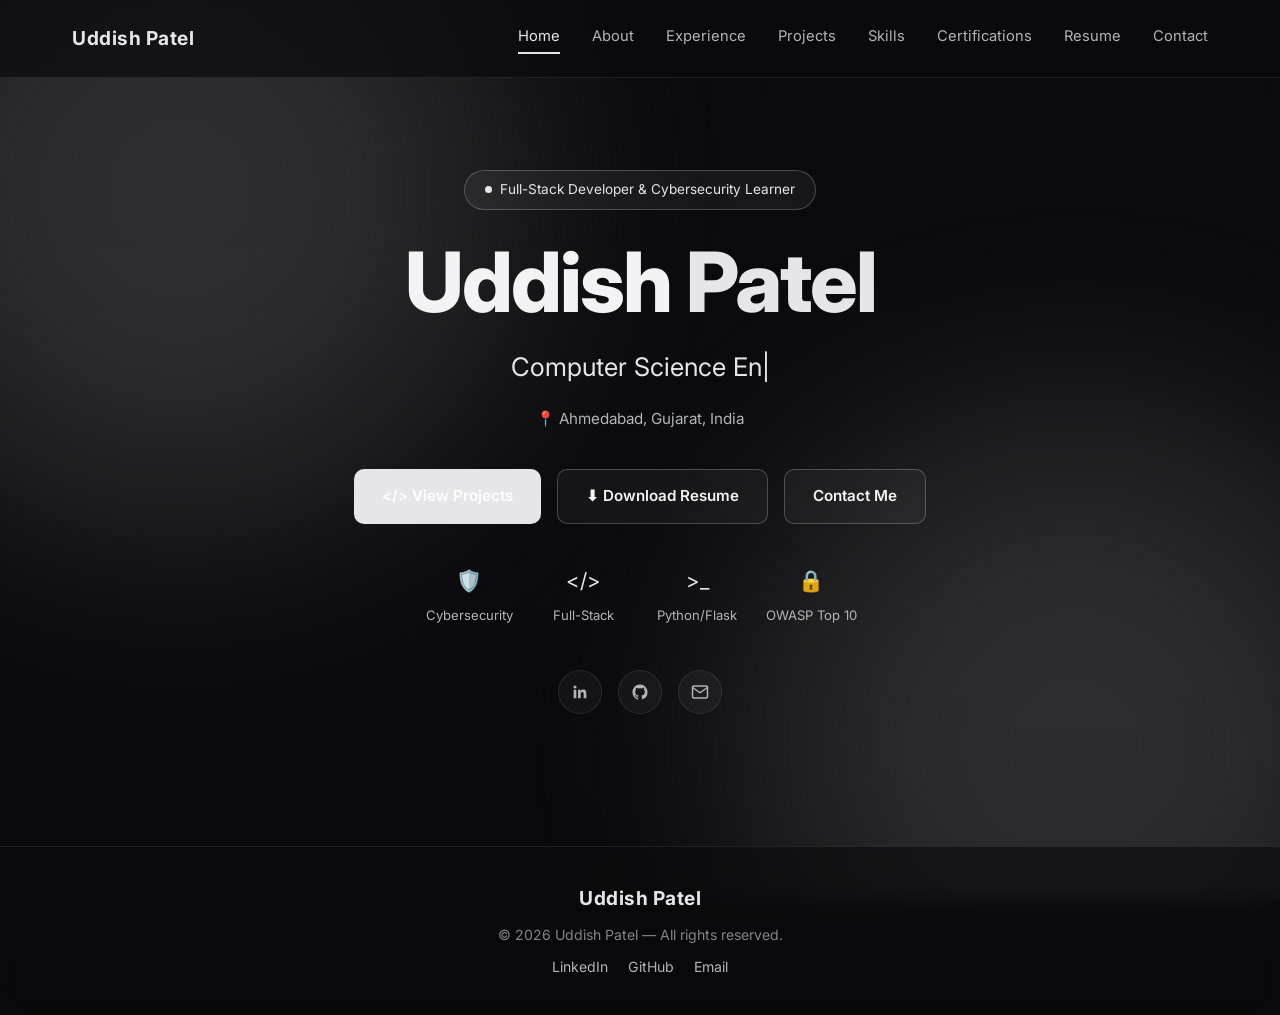
<file: index.html>
<!DOCTYPE html>
<html lang="en">
<head>
<meta charset="UTF-8">
<meta name="viewport" content="width=device-width, initial-scale=1.0">
<title>Uddish Patel | Software Engineer Portfolio</title>
<meta name="description" content="Computer Science Engineering Student, Python Developer, Cybersecurity Enthusiast, and Web Developer.">
<meta name="robots" content="index, follow">
<link rel="canonical" href="https://uddishpatel.in/">

<meta property="og:type" content="website">
<meta property="og:title" content="Uddish Patel | Software Engineer Portfolio">
<meta property="og:description" content="Computer Science Engineering Student, Python Developer, Cybersecurity Enthusiast, and Web Developer.">
<meta property="og:url" content="https://uddishpatel.in/">
<meta name="twitter:card" content="summary">
<meta name="twitter:title" content="Uddish Patel | Software Engineer Portfolio">
<meta name="twitter:description" content="Computer Science Engineering Student, Python Developer, Cybersecurity Enthusiast, and Web Developer.">

<link rel="preconnect" href="https://fonts.googleapis.com">
<link rel="preconnect" href="https://fonts.gstatic.com" crossorigin>
<link href="https://fonts.googleapis.com/css2?family=Inter:wght@400;500;600;700;800&display=swap" rel="stylesheet">
<link rel="stylesheet" href="style.css">

<script type="application/ld+json">
{
  "@context": "https://schema.org",
  "@type": "Person",
  "name": "Uddish Patel",
  "url": "https://uddishpatel.in/",
  "jobTitle": "Software Engineer",
  "description": "Computer Science Engineering Student, Python Developer, Cybersecurity Enthusiast, and Web Developer.",
  "address": { "@type": "PostalAddress", "addressLocality": "Ahmedabad", "addressRegion": "Gujarat", "addressCountry": "IN" },
  "sameAs": [
    "https://linkedin.com/in/uddish-patel-1b9895393",
    "https://github.com/pateluddish47-ai"
  ]
}
</script>
</head>
<body data-page="home">

<div class="grid-bg" aria-hidden="true"></div>
<div id="nav-root"></div>

<main class="section hero" id="home">
  <div class="hero-inner">
    <div class="badge"><span class="dot"></span>Full-Stack Developer &amp; Cybersecurity Learner</div>
    <h1 class="hero-name">Uddish <span class="gradient-text">Patel</span></h1>
    <p class="hero-tagline"><span id="typewriter"></span><span class="cursor">|</span></p>
    <p class="hero-location">📍 Ahmedabad, Gujarat, India</p>
    <div class="hero-actions">
      <a href="projects.html" class="btn btn-primary">&lt;/&gt; View Projects</a>
      <a href="resume.html" class="btn btn-secondary">⬇ Download Resume</a>
      <a href="contact.html" class="btn btn-secondary">Contact Me</a>
    </div>
    <div class="hero-pills">
      <div class="pill"><span class="pill-icon">🛡️</span>Cybersecurity</div>
      <div class="pill"><span class="pill-icon">&lt;/&gt;</span>Full-Stack</div>
      <div class="pill"><span class="pill-icon">&gt;_</span>Python/Flask</div>
      <div class="pill"><span class="pill-icon">🔒</span>OWASP Top 10</div>
    </div>
    <div class="hero-socials">
      <a class="social-icon" href="https://linkedin.com/in/uddish-patel-1b9895393" target="_blank" rel="noopener" aria-label="LinkedIn">
        <svg width="18" height="18" viewBox="0 0 24 24" fill="currentColor" aria-hidden="true"><path d="M20.45 20.45h-3.55v-5.57c0-1.33-.02-3.03-1.85-3.03-1.85 0-2.14 1.45-2.14 2.94v5.66H9.36V9h3.41v1.56h.05c.48-.9 1.64-1.85 3.37-1.85 3.6 0 4.27 2.37 4.27 5.45v6.29zM5.34 7.43a2.06 2.06 0 1 1 0-4.12 2.06 2.06 0 0 1 0 4.12zM7.12 20.45H3.56V9h3.56v11.45z"/></svg>
      </a>
      <a class="social-icon" href="https://github.com/pateluddish47-ai" target="_blank" rel="noopener" aria-label="GitHub">
        <svg width="18" height="18" viewBox="0 0 24 24" fill="currentColor" aria-hidden="true"><path d="M12 2C6.48 2 2 6.58 2 12.2c0 4.5 2.87 8.32 6.84 9.67.5.1.68-.22.68-.49 0-.24-.01-1.04-.01-1.89-2.78.61-3.37-1.21-3.37-1.21-.46-1.18-1.11-1.5-1.11-1.5-.91-.63.07-.62.07-.62 1 .07 1.53 1.04 1.53 1.04.89 1.55 2.34 1.11 2.91.85.09-.66.35-1.11.63-1.37-2.22-.26-4.56-1.13-4.56-5.02 0-1.11.39-2.02 1.03-2.73-.1-.26-.45-1.31.1-2.73 0 0 .84-.27 2.75 1.04A9.4 9.4 0 0 1 12 6.84c.85.004 1.71.116 2.51.34 1.91-1.31 2.75-1.04 2.75-1.04.55 1.42.2 2.47.1 2.73.64.71 1.03 1.62 1.03 2.73 0 3.9-2.34 4.76-4.57 5.01.36.32.68.94.68 1.9 0 1.37-.01 2.48-.01 2.81 0 .27.18.6.69.49A9.99 9.99 0 0 0 22 12.2C22 6.58 17.52 2 12 2z"/></svg>
      </a>
      <a class="social-icon" href="mailto:pateluddish47@gmail.com" aria-label="Email">
        <svg width="18" height="18" viewBox="0 0 24 24" fill="none" stroke="currentColor" stroke-width="2" stroke-linecap="round" stroke-linejoin="round" aria-hidden="true"><rect x="2" y="4" width="20" height="16" rx="2"/><path d="m22 6-10 7L2 6"/></svg>
      </a>
    </div>
  </div>
</main>

<div id="footer-root"></div>

<script src="partials.js"></script>
<script src="script.js"></script>
<script src="interactions.js"></script>
</body>
</html>
</file>
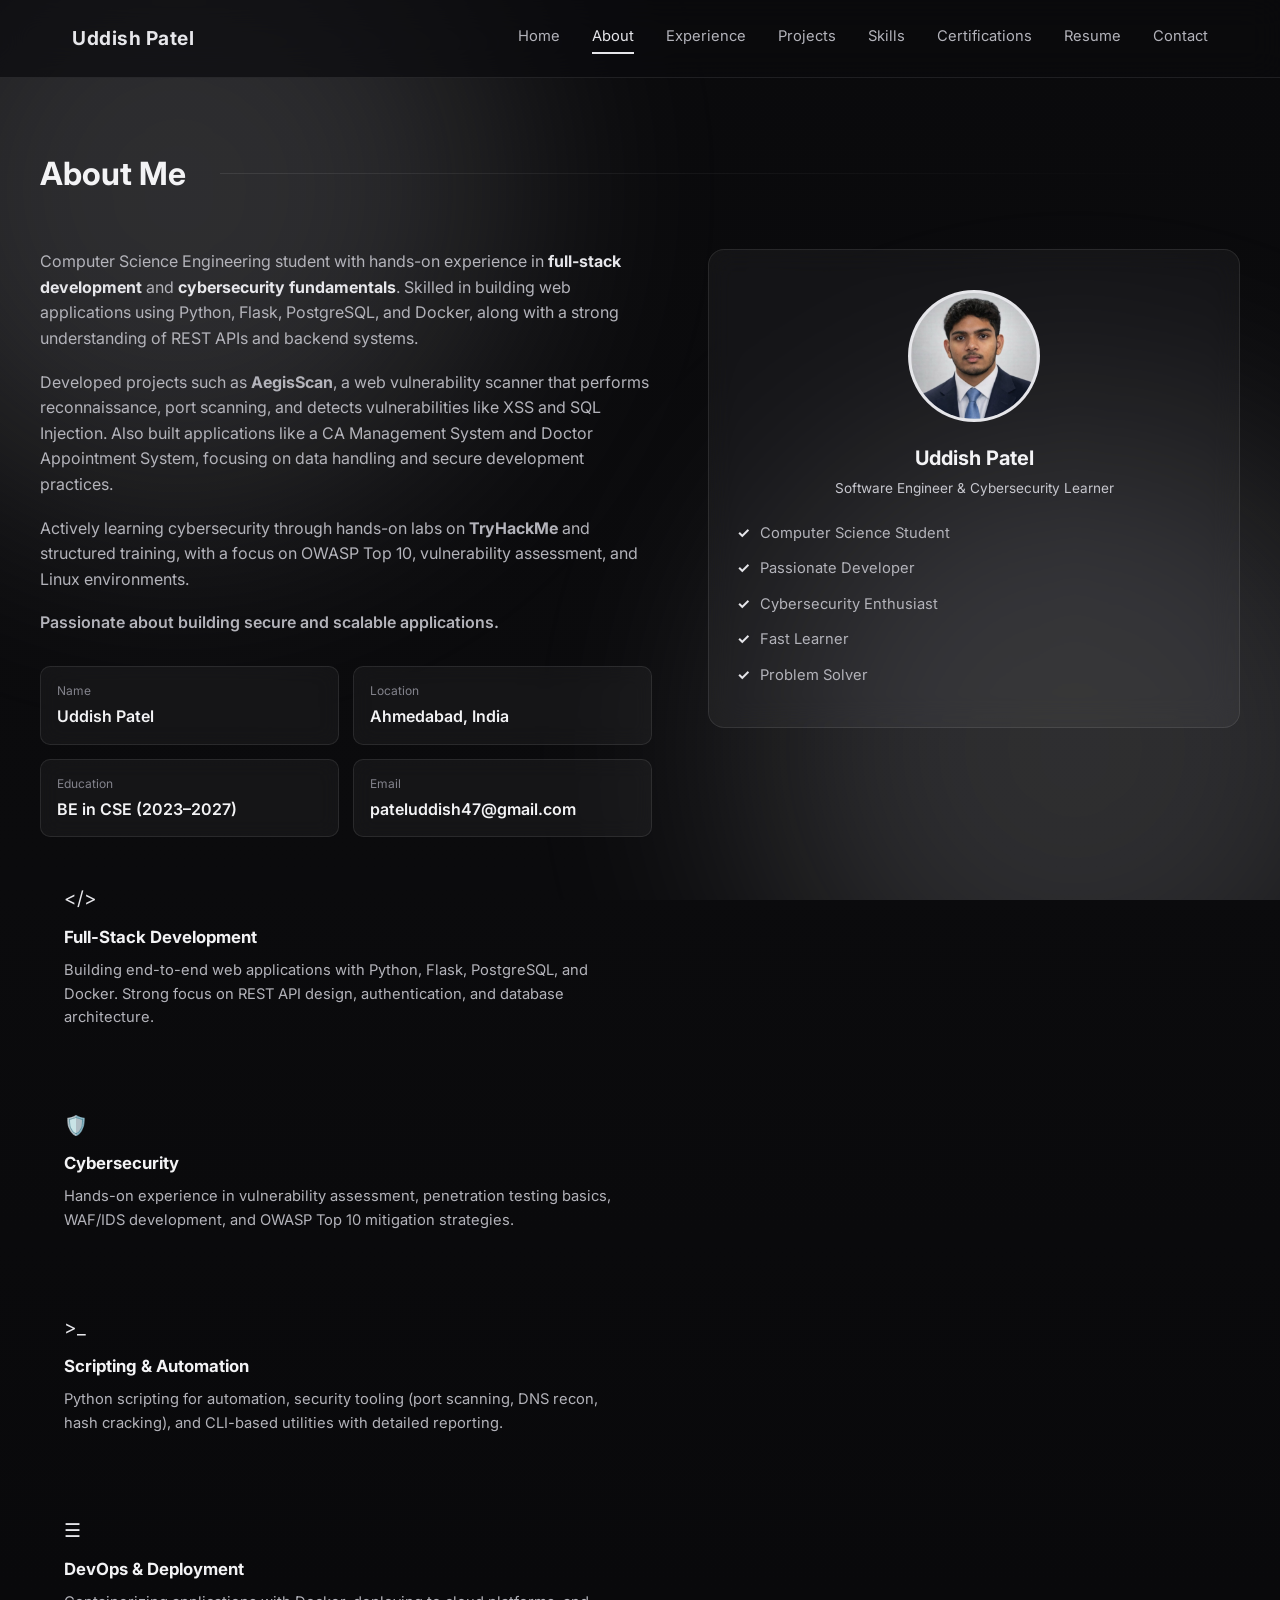
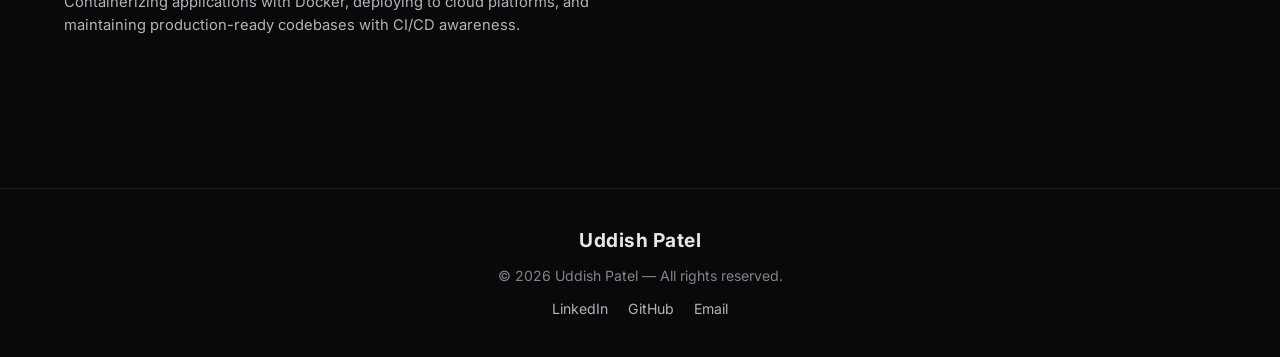
<file: about.html>
<!DOCTYPE html>
<html lang="en">
<head>
<meta charset="UTF-8">
<meta name="viewport" content="width=device-width, initial-scale=1.0">
<title>Uddish Patel | Software Engineer Portfolio</title>
<meta name="description" content="About Uddish Patel — Computer Science Engineering Student, Python Developer, and Cybersecurity Enthusiast based in Ahmedabad, India.">
<link rel="canonical" href="https://uddishpatel.in/about.html">
<link rel="preconnect" href="https://fonts.googleapis.com">
<link rel="preconnect" href="https://fonts.gstatic.com" crossorigin>
<link href="https://fonts.googleapis.com/css2?family=Inter:wght@400;500;600;700;800&display=swap" rel="stylesheet">
<link rel="stylesheet" href="style.css">
</head>
<body data-page="about">

<div class="grid-bg" aria-hidden="true"></div>
<div id="nav-root"></div>

<main class="section" id="about">
  <div class="section-inner">
    <h2 class="section-title">About Me</h2>
    <div class="about-grid">
      <div class="about-text">
        <p>Computer Science Engineering student with hands-on experience in <strong class="accent">full-stack development</strong> and <strong class="accent">cybersecurity fundamentals</strong>. Skilled in building web applications using Python, Flask, PostgreSQL, and Docker, along with a strong understanding of REST APIs and backend systems.</p>
        <p>Developed projects such as <strong>AegisScan</strong>, a web vulnerability scanner that performs reconnaissance, port scanning, and detects vulnerabilities like XSS and SQL Injection. Also built applications like a CA Management System and Doctor Appointment System, focusing on data handling and secure development practices.</p>
        <p>Actively learning cybersecurity through hands-on labs on <strong>TryHackMe</strong> and structured training, with a focus on OWASP Top 10, vulnerability assessment, and Linux environments.</p>
        <p class="accent strong-line">Passionate about building secure and scalable applications.</p>

        <div class="info-grid">
          <div class="info-box"><span class="info-label">Name</span><span class="info-value">Uddish Patel</span></div>
          <div class="info-box"><span class="info-label">Location</span><span class="info-value">Ahmedabad, India</span></div>
          <div class="info-box"><span class="info-label">Education</span><span class="info-value">BE in CSE (2023–2027)</span></div>
          <div class="info-box"><span class="info-label">Email</span><span class="info-value">pateluddish47@gmail.com</span></div>
        </div>

        <div class="about-cards" style="margin-top:24px;">
          <div class="feature-card">
            <div class="feature-icon">&lt;/&gt;</div>
            <h3>Full-Stack Development</h3>
            <p>Building end-to-end web applications with Python, Flask, PostgreSQL, and Docker. Strong focus on REST API design, authentication, and database architecture.</p>
          </div>
          <div class="feature-card">
            <div class="feature-icon">🛡️</div>
            <h3>Cybersecurity</h3>
            <p>Hands-on experience in vulnerability assessment, penetration testing basics, WAF/IDS development, and OWASP Top 10 mitigation strategies.</p>
          </div>
          <div class="feature-card">
            <div class="feature-icon">&gt;_</div>
            <h3>Scripting &amp; Automation</h3>
            <p>Python scripting for automation, security tooling (port scanning, DNS recon, hash cracking), and CLI-based utilities with detailed reporting.</p>
          </div>
          <div class="feature-card">
            <div class="feature-icon">☰</div>
            <h3>DevOps &amp; Deployment</h3>
            <p>Containerizing applications with Docker, deploying to cloud platforms, and maintaining production-ready codebases with CI/CD awareness.</p>
          </div>
        </div>
      </div>

      <div class="card profile-card">
        <div class="profile-avatar">
          <img src="assets/profile.jpg" alt="Uddish Patel"
               onerror="this.replaceWith(Object.assign(document.createElement('div'),{className:'avatar-fallback',textContent:'UP'}))">
        </div>
        <h3>Uddish Patel</h3>
        <div class="profile-role">Software Engineer &amp; Cybersecurity Learner</div>
        <ul class="highlight-list">
          <li>Computer Science Student</li>
          <li>Passionate Developer</li>
          <li>Cybersecurity Enthusiast</li>
          <li>Fast Learner</li>
          <li>Problem Solver</li>
        </ul>
      </div>
    </div>
  </div>
</main>

<div id="footer-root"></div>

<script src="partials.js"></script>
<script src="script.js"></script>
<script src="interactions.js"></script>
</body>
</html>
</file>
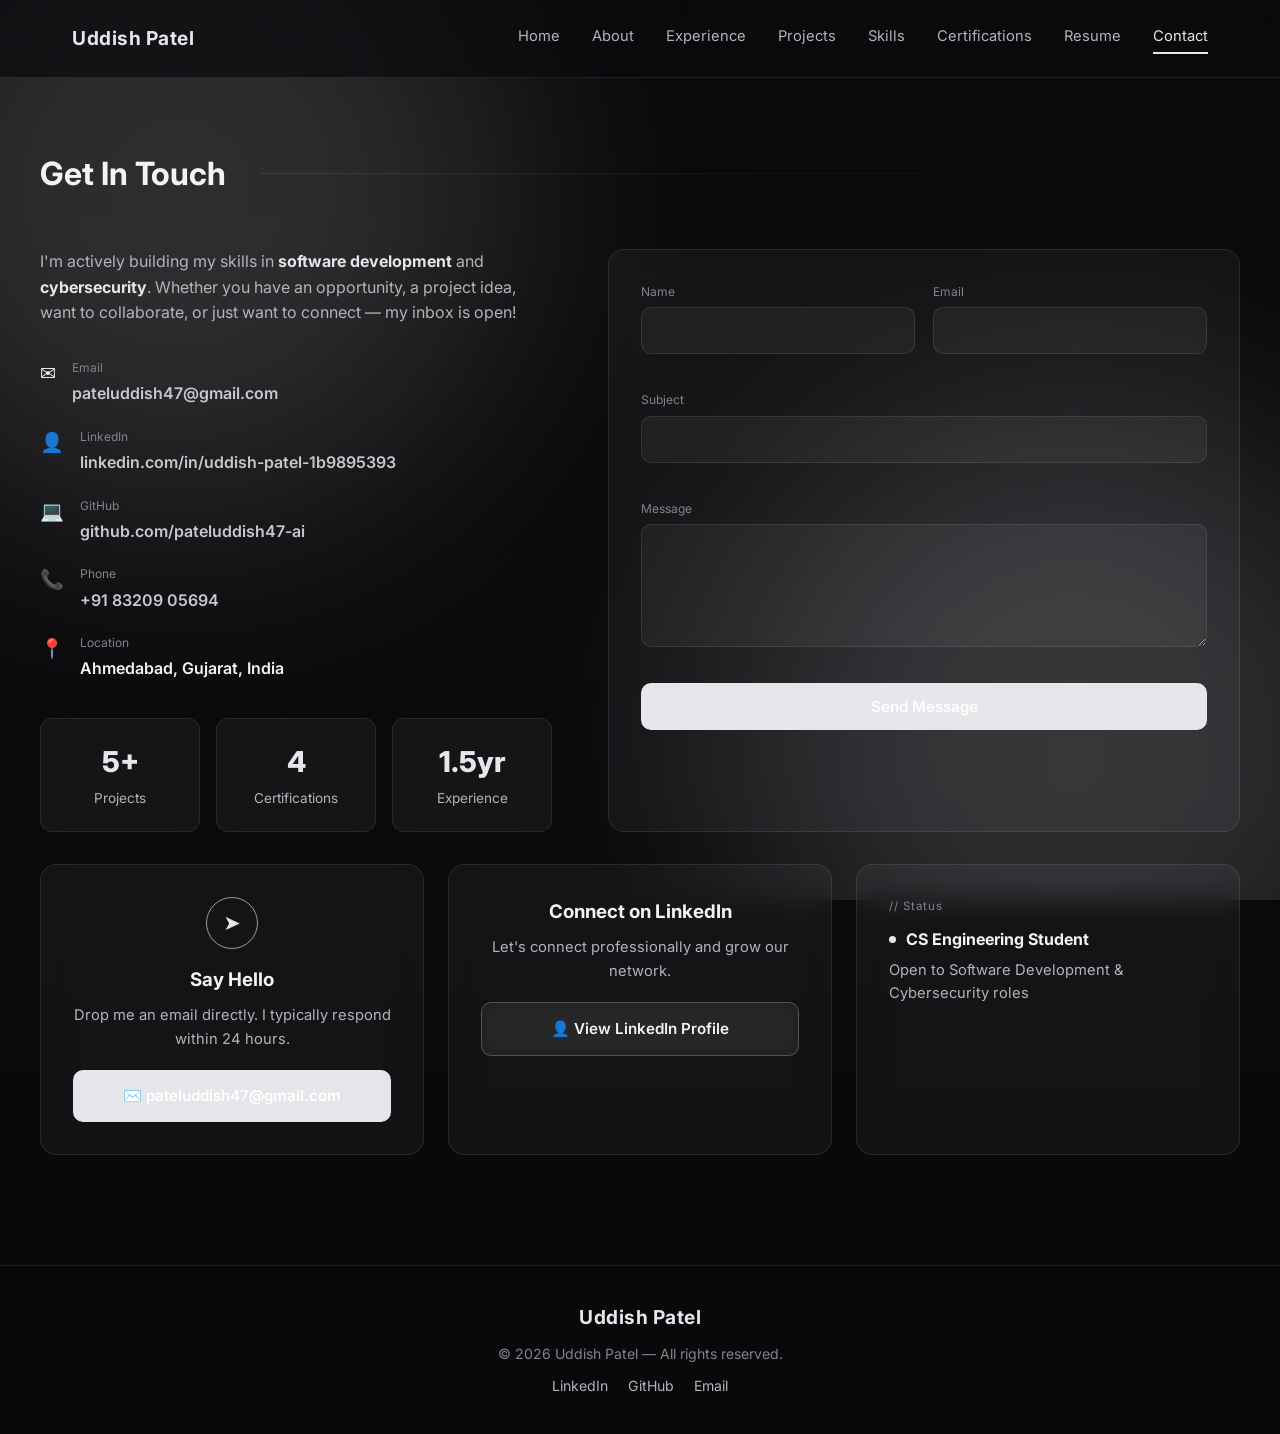
<file: contact.html>
<!DOCTYPE html>
<html lang="en">
<head>
<meta charset="UTF-8">
<meta name="viewport" content="width=device-width, initial-scale=1.0">
<title>Uddish Patel | Software Engineer Portfolio</title>
<meta name="description" content="Get in touch with Uddish Patel — Computer Science Engineering Student, Python Developer, Cybersecurity Enthusiast.">
<link rel="canonical" href="https://uddishpatel.in/contact.html">
<link rel="preconnect" href="https://fonts.googleapis.com">
<link rel="preconnect" href="https://fonts.gstatic.com" crossorigin>
<link href="https://fonts.googleapis.com/css2?family=Inter:wght@400;500;600;700;800&display=swap" rel="stylesheet">
<link rel="stylesheet" href="style.css">
</head>
<body data-page="contact">

<div class="grid-bg" aria-hidden="true"></div>
<div id="nav-root"></div>

<main class="section" id="contact">
  <div class="section-inner">
    <h2 class="section-title">Get In Touch</h2>
    <div class="contact-grid">
      <div class="contact-left">
        <p>I'm actively building my skills in <strong class="accent">software development</strong> and <strong class="accent">cybersecurity</strong>. Whether you have an opportunity, a project idea, want to collaborate, or just want to connect — my inbox is open!</p>

        <div class="contact-item">
          <span class="contact-icon">✉️</span>
          <div>
            <div class="info-label">Email</div>
            <a href="mailto:pateluddish47@gmail.com" class="info-value link">pateluddish47@gmail.com</a>
          </div>
        </div>
        <div class="contact-item">
          <span class="contact-icon">👤</span>
          <div>
            <div class="info-label">LinkedIn</div>
            <a href="https://linkedin.com/in/uddish-patel-1b9895393" target="_blank" rel="noopener" class="info-value link">linkedin.com/in/uddish-patel-1b9895393</a>
          </div>
        </div>
        <div class="contact-item">
          <span class="contact-icon">💻</span>
          <div>
            <div class="info-label">GitHub</div>
            <a href="https://github.com/pateluddish47-ai" target="_blank" rel="noopener" class="info-value link">github.com/pateluddish47-ai</a>
          </div>
        </div>
        <div class="contact-item">
          <span class="contact-icon">📞</span>
          <div>
            <div class="info-label">Phone</div>
            <a href="tel:+918320905694" class="info-value link">+91 83209 05694</a>
          </div>
        </div>
        <div class="contact-item">
          <span class="contact-icon">📍</span>
          <div>
            <div class="info-label">Location</div>
            <div class="info-value">Ahmedabad, Gujarat, India</div>
          </div>
        </div>

        <div class="stat-row">
          <div class="stat-box"><span class="stat-num" data-counter="5" data-counter-suffix="+">0</span><span class="stat-label">Projects</span></div>
          <div class="stat-box"><span class="stat-num" data-counter="4">0</span><span class="stat-label">Certifications</span></div>
          <div class="stat-box"><span class="stat-num" data-counter="1.5" data-counter-suffix="yr">0</span><span class="stat-label">Experience</span></div>
        </div>
      </div>

      <form class="card contact-form" id="contactForm" novalidate>
        <div class="form-row">
          <div class="form-field">
            <label for="name">Name</label>
            <input type="text" id="name" name="name" autocomplete="name" required>
            <span class="field-error" id="nameError"></span>
          </div>
          <div class="form-field">
            <label for="email">Email</label>
            <input type="email" id="email" name="email" autocomplete="email" required>
            <span class="field-error" id="emailError"></span>
          </div>
        </div>
        <div class="form-field">
          <label for="subject">Subject</label>
          <input type="text" id="subject" name="subject" required>
          <span class="field-error" id="subjectError"></span>
        </div>
        <div class="form-field">
          <label for="message">Message</label>
          <textarea id="message" name="message" rows="5" required></textarea>
          <span class="field-error" id="messageError"></span>
        </div>
        <button type="submit" class="btn btn-primary full">Send Message</button>
        <div class="form-status" id="formStatus">
          <span class="check">✓</span>
          <span id="formStatusText">Message ready — opening your email app…</span>
        </div>
      </form>
    </div>

    <div class="skills-grid" style="margin-top:32px;">
      <div class="card contact-card">
        <div class="contact-card-icon">➤</div>
        <h3>Say Hello</h3>
        <p>Drop me an email directly. I typically respond within 24 hours.</p>
        <a href="mailto:pateluddish47@gmail.com" class="btn btn-primary full">✉️ pateluddish47@gmail.com</a>
      </div>
      <div class="card contact-card">
        <h3>Connect on LinkedIn</h3>
        <p>Let's connect professionally and grow our network.</p>
        <a href="https://linkedin.com/in/uddish-patel-1b9895393" target="_blank" rel="noopener" class="btn btn-secondary full">👤 View LinkedIn Profile</a>
      </div>
      <div class="card contact-card status-card">
        <span class="kf-label">// Status</span>
        <div class="status-line"><span class="dot"></span><strong>CS Engineering Student</strong></div>
        <p>Open to Software Development &amp; Cybersecurity roles</p>
      </div>
    </div>
  </div>
</main>

<div id="footer-root"></div>

<script src="partials.js"></script>
<script src="script.js"></script>
<script src="interactions.js"></script>
</body>
</html>
</file>
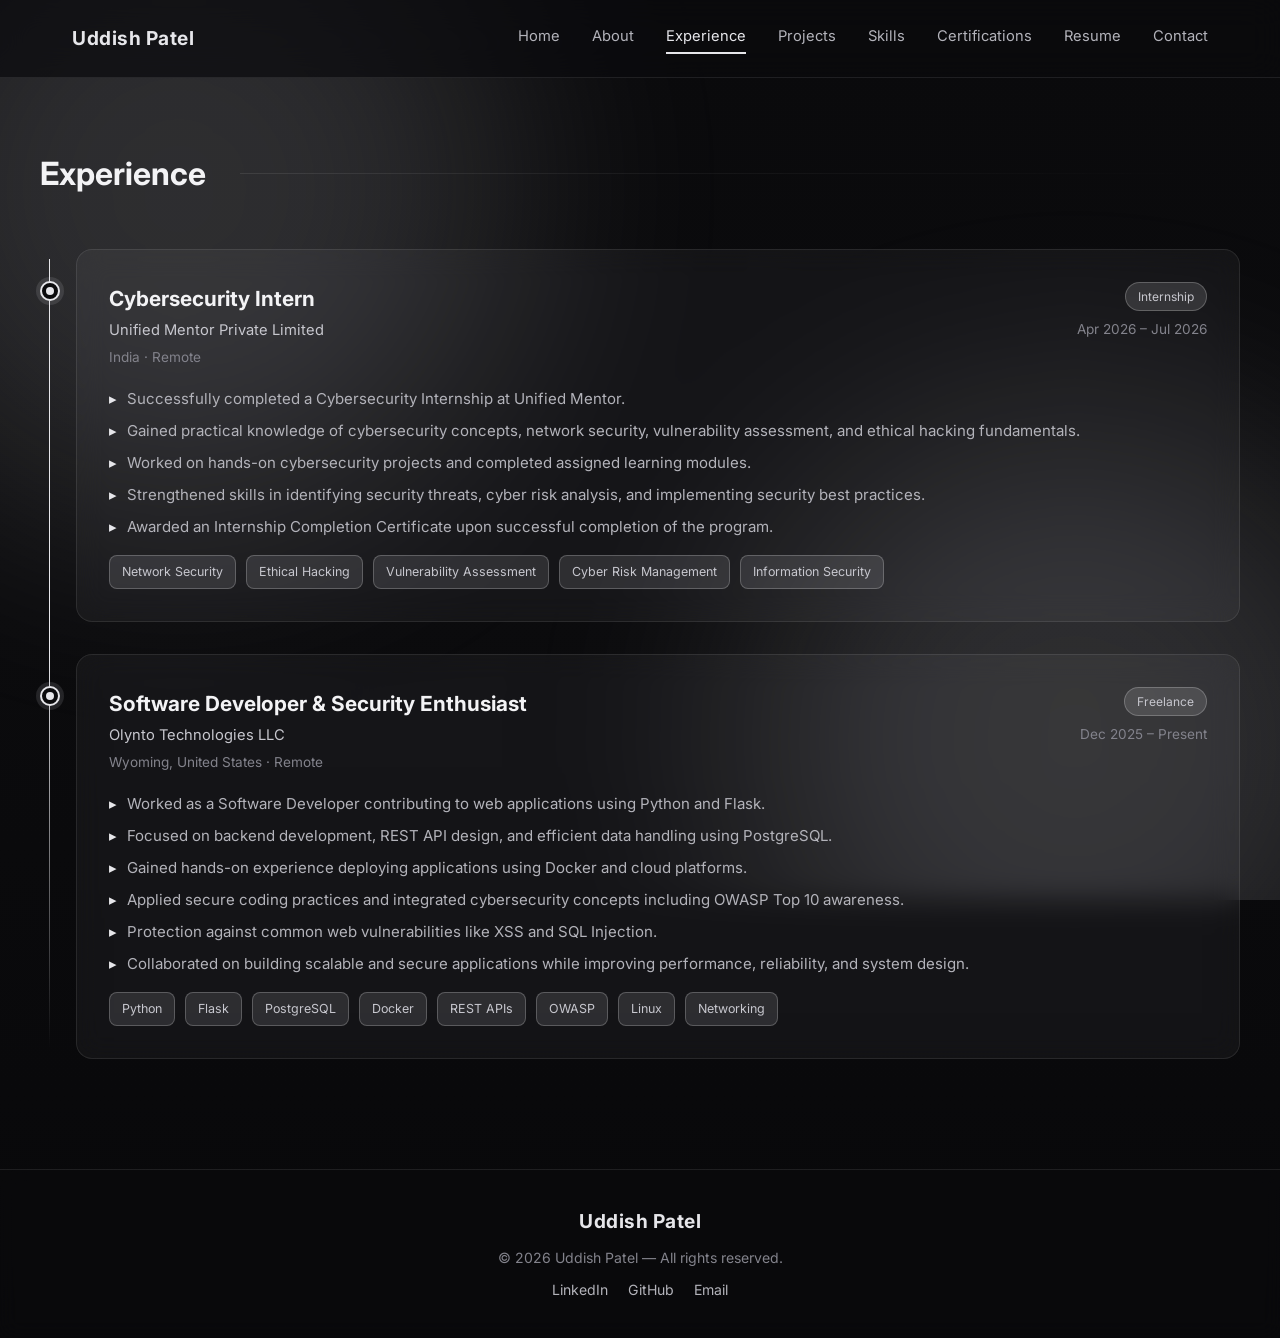
<file: experience.html>
<!DOCTYPE html>
<html lang="en">
<head>
<meta charset="UTF-8">
<meta name="viewport" content="width=device-width, initial-scale=1.0">
<title>Uddish Patel | Software Engineer Portfolio</title>
<meta name="description" content="Professional experience of Uddish Patel — Cybersecurity Intern at Unified Mentor and Software Developer at Olynto Technologies.">
<link rel="canonical" href="https://uddishpatel.in/experience.html">
<link rel="preconnect" href="https://fonts.googleapis.com">
<link rel="preconnect" href="https://fonts.gstatic.com" crossorigin>
<link href="https://fonts.googleapis.com/css2?family=Inter:wght@400;500;600;700;800&display=swap" rel="stylesheet">
<link rel="stylesheet" href="style.css">
</head>
<body data-page="experience">

<div class="grid-bg" aria-hidden="true"></div>
<div id="nav-root"></div>

<main class="section" id="experience">
  <div class="section-inner">
    <h2 class="section-title">Experience</h2>
    <div class="timeline">

      <div class="timeline-item">
        <div class="timeline-dot"></div>
        <div class="card">
          <div class="card-head">
            <div>
              <h3>Cybersecurity Intern</h3>
              <div class="card-sub">Unified Mentor Private Limited</div>
              <div class="card-meta">India · Remote</div>
            </div>
            <div class="card-tags-right">
              <span class="tag-pill">Internship</span>
              <span class="card-date">Apr 2026 – Jul 2026</span>
            </div>
          </div>
          <ul class="bullet-list">
            <li>Successfully completed a Cybersecurity Internship at Unified Mentor.</li>
            <li>Gained practical knowledge of cybersecurity concepts, network security, vulnerability assessment, and ethical hacking fundamentals.</li>
            <li>Worked on hands-on cybersecurity projects and completed assigned learning modules.</li>
            <li>Strengthened skills in identifying security threats, cyber risk analysis, and implementing security best practices.</li>
            <li>Awarded an Internship Completion Certificate upon successful completion of the program.</li>
          </ul>
          <div class="tag-row">
            <span class="tag">Network Security</span>
            <span class="tag">Ethical Hacking</span>
            <span class="tag">Vulnerability Assessment</span>
            <span class="tag">Cyber Risk Management</span>
            <span class="tag">Information Security</span>
          </div>
        </div>
      </div>

      <div class="timeline-item">
        <div class="timeline-dot"></div>
        <div class="card">
          <div class="card-head">
            <div>
              <h3>Software Developer &amp; Security Enthusiast</h3>
              <div class="card-sub">Olynto Technologies LLC</div>
              <div class="card-meta">Wyoming, United States · Remote</div>
            </div>
            <div class="card-tags-right">
              <span class="tag-pill">Freelance</span>
              <span class="card-date">Dec 2025 – Present</span>
            </div>
          </div>
          <ul class="bullet-list">
            <li>Worked as a Software Developer contributing to web applications using Python and Flask.</li>
            <li>Focused on backend development, REST API design, and efficient data handling using PostgreSQL.</li>
            <li>Gained hands-on experience deploying applications using Docker and cloud platforms.</li>
            <li>Applied secure coding practices and integrated cybersecurity concepts including OWASP Top 10 awareness.</li>
            <li>Protection against common web vulnerabilities like XSS and SQL Injection.</li>
            <li>Collaborated on building scalable and secure applications while improving performance, reliability, and system design.</li>
          </ul>
          <div class="tag-row">
            <span class="tag">Python</span>
            <span class="tag">Flask</span>
            <span class="tag">PostgreSQL</span>
            <span class="tag">Docker</span>
            <span class="tag">REST APIs</span>
            <span class="tag">OWASP</span>
            <span class="tag">Linux</span>
            <span class="tag">Networking</span>
          </div>
        </div>
      </div>

    </div>
  </div>
</main>

<div id="footer-root"></div>

<script src="partials.js"></script>
<script src="script.js"></script>
<script src="interactions.js"></script>
</body>
</html>
</file>
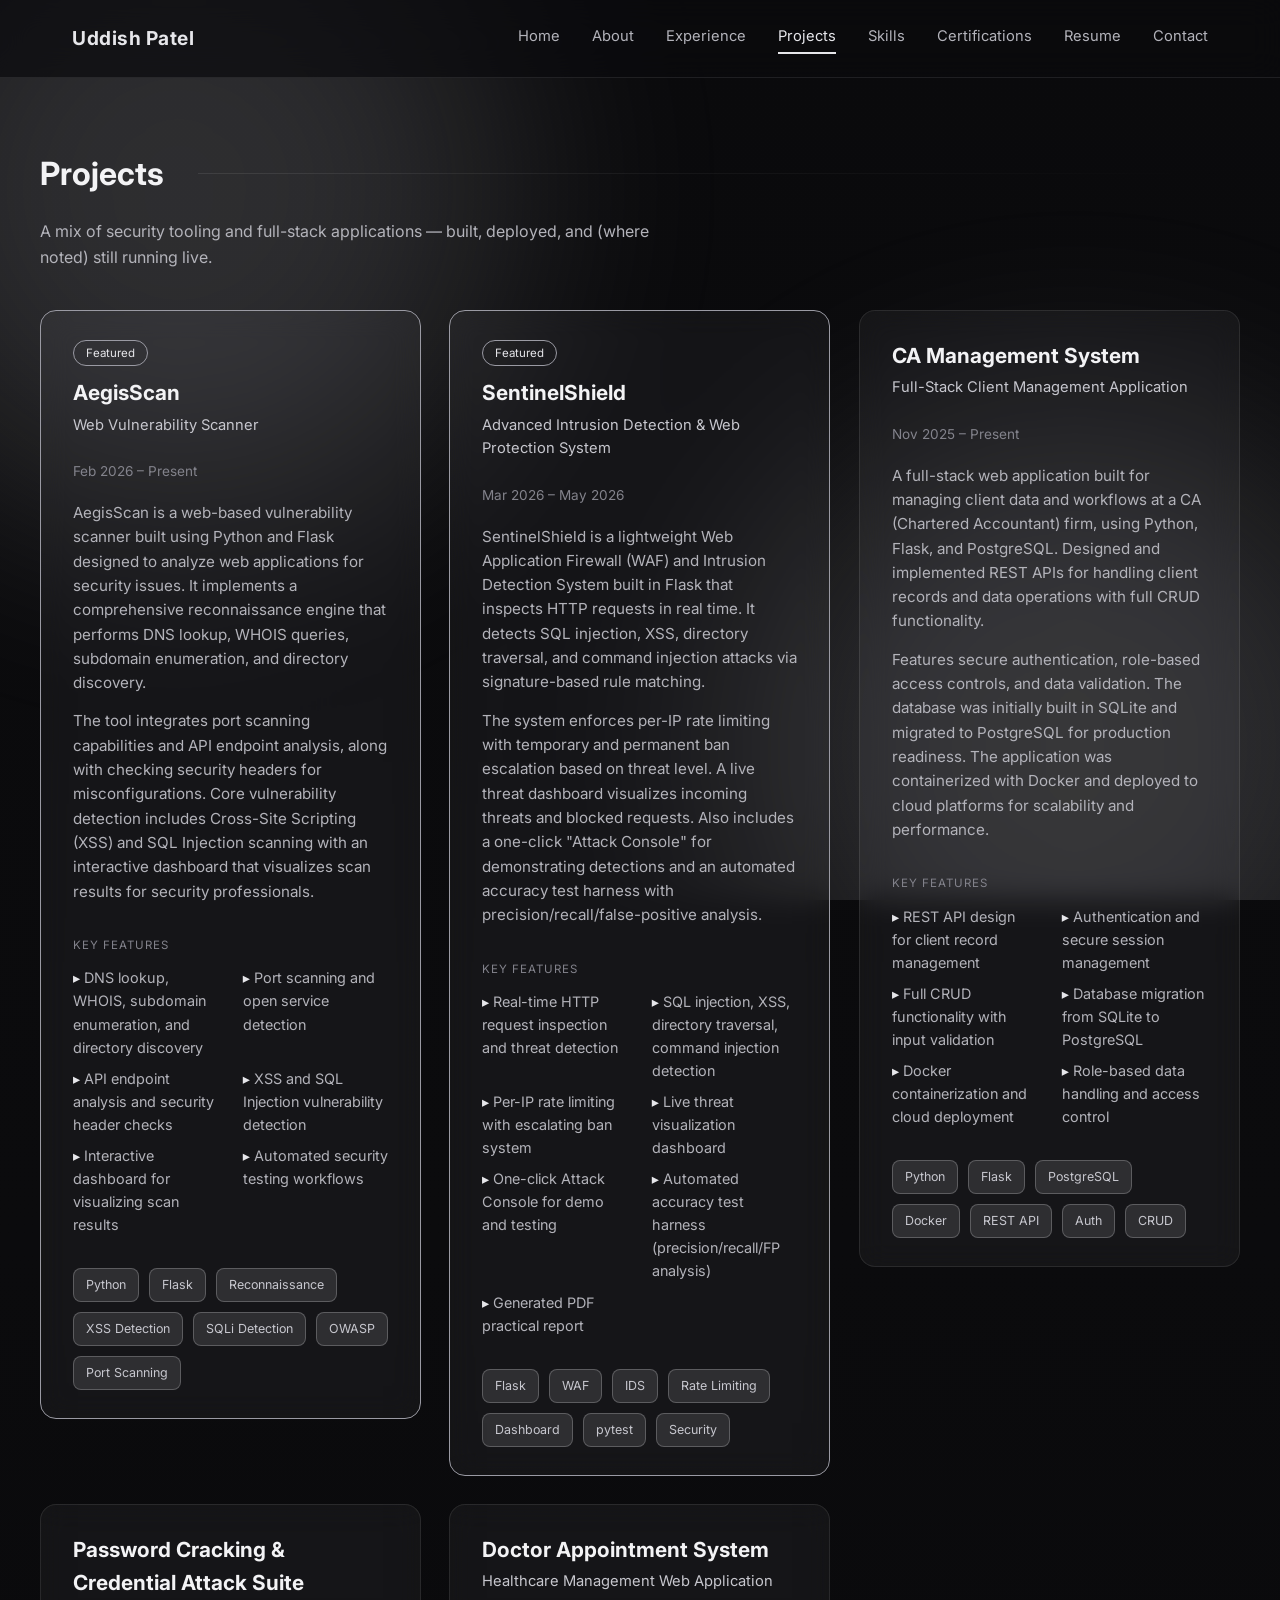
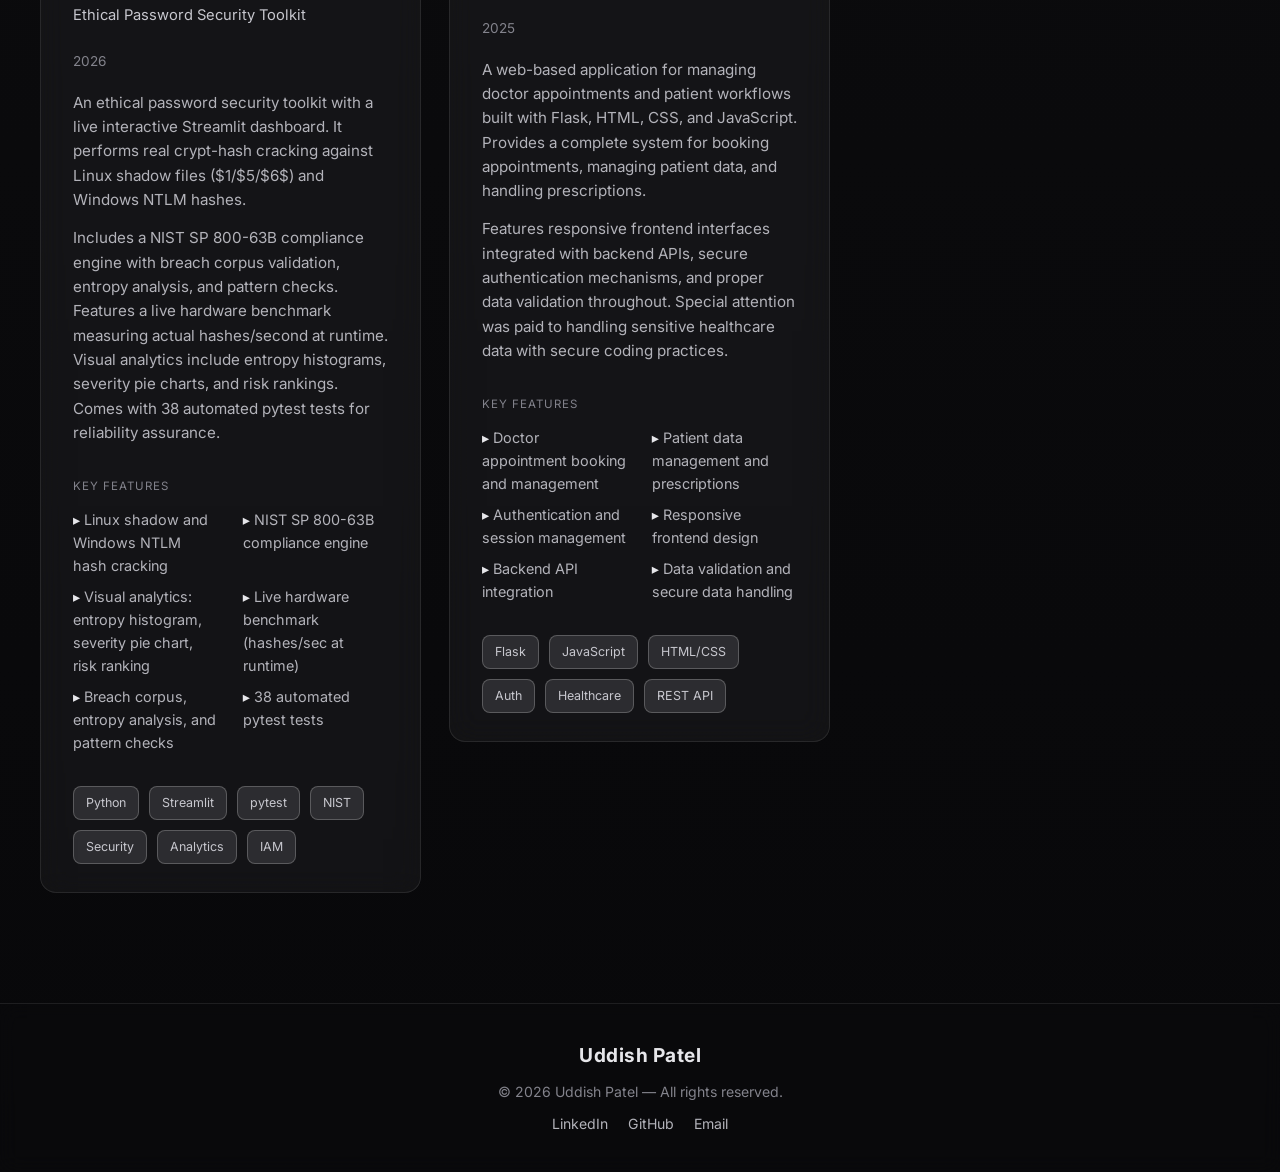
<file: projects.html>
<!DOCTYPE html>
<html lang="en">
<head>
<meta charset="UTF-8">
<meta name="viewport" content="width=device-width, initial-scale=1.0">
<title>Uddish Patel | Software Engineer Portfolio</title>
<meta name="description" content="Security and full-stack engineering projects by Uddish Patel: AegisScan, SentinelShield, CA Management System, and more.">
<link rel="canonical" href="https://uddishpatel.in/projects.html">
<link rel="preconnect" href="https://fonts.googleapis.com">
<link rel="preconnect" href="https://fonts.gstatic.com" crossorigin>
<link href="https://fonts.googleapis.com/css2?family=Inter:wght@400;500;600;700;800&display=swap" rel="stylesheet">
<link rel="stylesheet" href="style.css">
</head>
<body data-page="projects">

<div class="grid-bg" aria-hidden="true"></div>
<div id="nav-root"></div>

<main class="section" id="projects">
  <div class="section-inner">
    <h2 class="section-title">Projects</h2>
    <p class="section-lead">A mix of security tooling and full-stack applications — built, deployed, and (where noted) still running live.</p>
    <div class="project-list">

      <div class="card project-card featured">
        <div class="project-card-body">
          <div class="card-head">
            <div>
              <span class="badge-pill">Featured</span>
              <h3>AegisScan</h3>
              <div class="card-sub">Web Vulnerability Scanner</div>
            </div>
            <span class="card-date">Feb 2026 – Present</span>
          </div>
          <p>AegisScan is a web-based vulnerability scanner built using Python and Flask designed to analyze web applications for security issues. It implements a comprehensive reconnaissance engine that performs DNS lookup, WHOIS queries, subdomain enumeration, and directory discovery.</p>
          <p>The tool integrates port scanning capabilities and API endpoint analysis, along with checking security headers for misconfigurations. Core vulnerability detection includes Cross-Site Scripting (XSS) and SQL Injection scanning with an interactive dashboard that visualizes scan results for security professionals.</p>
          <div class="key-features">
            <span class="kf-label">KEY FEATURES</span>
            <div class="kf-grid">
              <div>▸ DNS lookup, WHOIS, subdomain enumeration, and directory discovery</div>
              <div>▸ Port scanning and open service detection</div>
              <div>▸ API endpoint analysis and security header checks</div>
              <div>▸ XSS and SQL Injection vulnerability detection</div>
              <div>▸ Interactive dashboard for visualizing scan results</div>
              <div>▸ Automated security testing workflows</div>
            </div>
          </div>
          <div class="tag-row">
            <span class="tag">Python</span><span class="tag">Flask</span><span class="tag">Reconnaissance</span>
            <span class="tag">XSS Detection</span><span class="tag">SQLi Detection</span><span class="tag">OWASP</span><span class="tag">Port Scanning</span>
          </div>
        </div>
      </div>

      <div class="card project-card featured">
        <div class="project-card-body">
          <div class="card-head">
            <div>
              <span class="badge-pill">Featured</span>
              <h3>SentinelShield</h3>
              <div class="card-sub">Advanced Intrusion Detection &amp; Web Protection System</div>
            </div>
            <span class="card-date">Mar 2026 – May 2026</span>
          </div>
          <p>SentinelShield is a lightweight Web Application Firewall (WAF) and Intrusion Detection System built in Flask that inspects HTTP requests in real time. It detects SQL injection, XSS, directory traversal, and command injection attacks via signature-based rule matching.</p>
          <p>The system enforces per-IP rate limiting with temporary and permanent ban escalation based on threat level. A live threat dashboard visualizes incoming threats and blocked requests. Also includes a one-click "Attack Console" for demonstrating detections and an automated accuracy test harness with precision/recall/false-positive analysis.</p>
          <div class="key-features">
            <span class="kf-label">KEY FEATURES</span>
            <div class="kf-grid">
              <div>▸ Real-time HTTP request inspection and threat detection</div>
              <div>▸ SQL injection, XSS, directory traversal, command injection detection</div>
              <div>▸ Per-IP rate limiting with escalating ban system</div>
              <div>▸ Live threat visualization dashboard</div>
              <div>▸ One-click Attack Console for demo and testing</div>
              <div>▸ Automated accuracy test harness (precision/recall/FP analysis)</div>
              <div>▸ Generated PDF practical report</div>
            </div>
          </div>
          <div class="tag-row">
            <span class="tag">Flask</span><span class="tag">WAF</span><span class="tag">IDS</span>
            <span class="tag">Rate Limiting</span><span class="tag">Dashboard</span><span class="tag">pytest</span><span class="tag">Security</span>
          </div>
        </div>
      </div>

      <div class="card project-card">
        <div class="project-card-body">
          <div class="card-head">
            <div>
              <h3>CA Management System</h3>
              <div class="card-sub">Full-Stack Client Management Application</div>
            </div>
            <span class="card-date">Nov 2025 – Present</span>
          </div>
          <p>A full-stack web application built for managing client data and workflows at a CA (Chartered Accountant) firm, using Python, Flask, and PostgreSQL. Designed and implemented REST APIs for handling client records and data operations with full CRUD functionality.</p>
          <p>Features secure authentication, role-based access controls, and data validation. The database was initially built in SQLite and migrated to PostgreSQL for production readiness. The application was containerized with Docker and deployed to cloud platforms for scalability and performance.</p>
          <div class="key-features">
            <span class="kf-label">KEY FEATURES</span>
            <div class="kf-grid">
              <div>▸ REST API design for client record management</div>
              <div>▸ Authentication and secure session management</div>
              <div>▸ Full CRUD functionality with input validation</div>
              <div>▸ Database migration from SQLite to PostgreSQL</div>
              <div>▸ Docker containerization and cloud deployment</div>
              <div>▸ Role-based data handling and access control</div>
            </div>
          </div>
          <div class="tag-row">
            <span class="tag">Python</span><span class="tag">Flask</span><span class="tag">PostgreSQL</span>
            <span class="tag">Docker</span><span class="tag">REST API</span><span class="tag">Auth</span><span class="tag">CRUD</span>
          </div>
        </div>
      </div>

      <div class="card project-card">
        <div class="project-card-body">
          <div class="card-head">
            <div>
              <h3>Password Cracking &amp; Credential Attack Suite</h3>
              <div class="card-sub">Ethical Password Security Toolkit</div>
            </div>
            <span class="card-date">2026</span>
          </div>
          <p>An ethical password security toolkit with a live interactive Streamlit dashboard. It performs real crypt-hash cracking against Linux shadow files ($1/$5/$6$) and Windows NTLM hashes.</p>
          <p>Includes a NIST SP 800-63B compliance engine with breach corpus validation, entropy analysis, and pattern checks. Features a live hardware benchmark measuring actual hashes/second at runtime. Visual analytics include entropy histograms, severity pie charts, and risk rankings. Comes with 38 automated pytest tests for reliability assurance.</p>
          <div class="key-features">
            <span class="kf-label">KEY FEATURES</span>
            <div class="kf-grid">
              <div>▸ Linux shadow and Windows NTLM hash cracking</div>
              <div>▸ NIST SP 800-63B compliance engine</div>
              <div>▸ Visual analytics: entropy histogram, severity pie chart, risk ranking</div>
              <div>▸ Live hardware benchmark (hashes/sec at runtime)</div>
              <div>▸ Breach corpus, entropy analysis, and pattern checks</div>
              <div>▸ 38 automated pytest tests</div>
            </div>
          </div>
          <div class="tag-row">
            <span class="tag">Python</span><span class="tag">Streamlit</span><span class="tag">pytest</span>
            <span class="tag">NIST</span><span class="tag">Security</span><span class="tag">Analytics</span><span class="tag">IAM</span>
          </div>
        </div>
      </div>

      <div class="card project-card">
        <div class="project-card-body">
          <div class="card-head">
            <div>
              <h3>Doctor Appointment System</h3>
              <div class="card-sub">Healthcare Management Web Application</div>
            </div>
            <span class="card-date">2025</span>
          </div>
          <p>A web-based application for managing doctor appointments and patient workflows built with Flask, HTML, CSS, and JavaScript. Provides a complete system for booking appointments, managing patient data, and handling prescriptions.</p>
          <p>Features responsive frontend interfaces integrated with backend APIs, secure authentication mechanisms, and proper data validation throughout. Special attention was paid to handling sensitive healthcare data with secure coding practices.</p>
          <div class="key-features">
            <span class="kf-label">KEY FEATURES</span>
            <div class="kf-grid">
              <div>▸ Doctor appointment booking and management</div>
              <div>▸ Patient data management and prescriptions</div>
              <div>▸ Authentication and session management</div>
              <div>▸ Responsive frontend design</div>
              <div>▸ Backend API integration</div>
              <div>▸ Data validation and secure data handling</div>
            </div>
          </div>
          <div class="tag-row">
            <span class="tag">Flask</span><span class="tag">JavaScript</span><span class="tag">HTML/CSS</span>
            <span class="tag">Auth</span><span class="tag">Healthcare</span><span class="tag">REST API</span>
          </div>
        </div>
      </div>

    </div>
  </div>
</main>

<div id="footer-root"></div>

<script src="partials.js"></script>
<script src="script.js"></script>
<script src="interactions.js"></script>
</body>
</html>
</file>
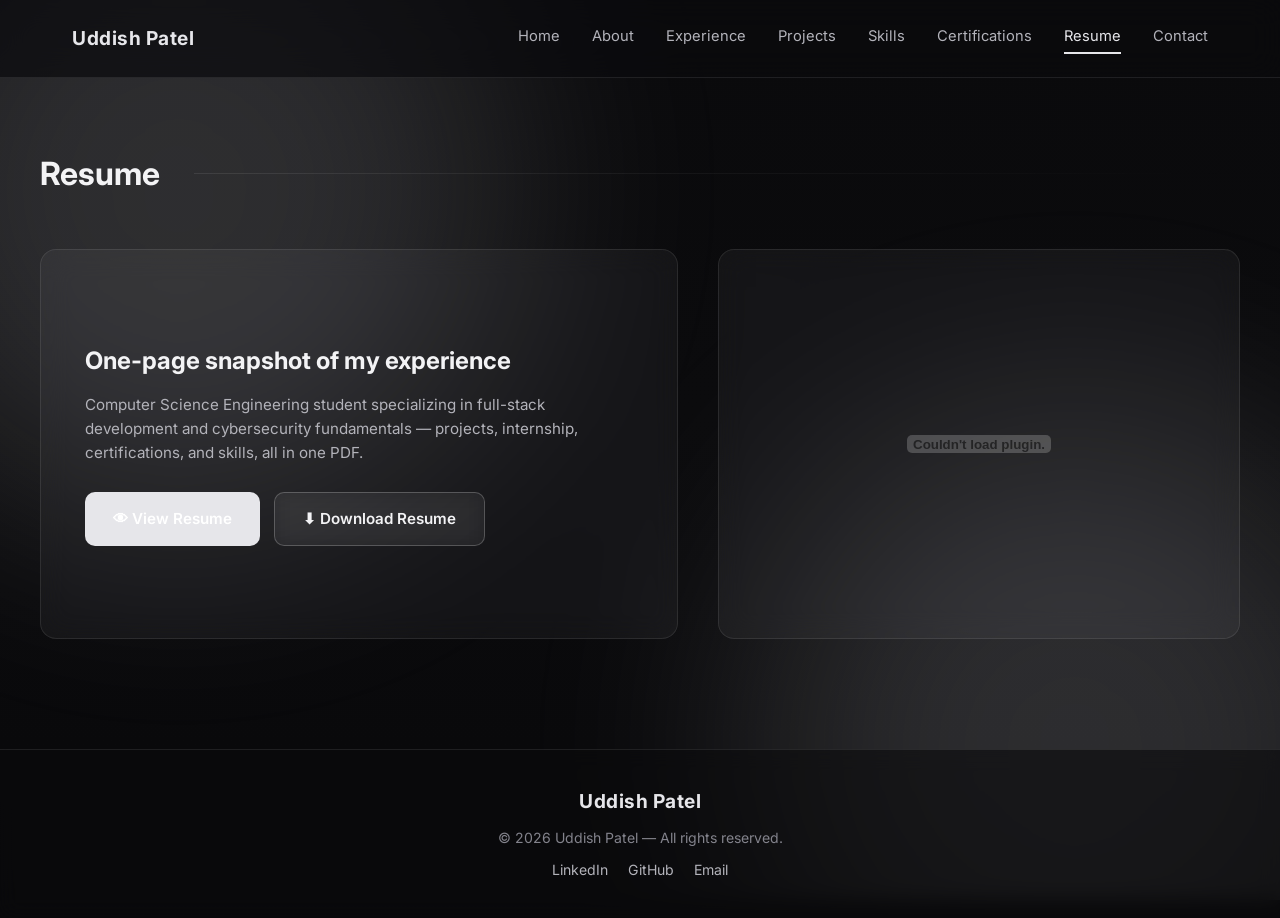
<file: resume.html>
<!DOCTYPE html>
<html lang="en">
<head>
<meta charset="UTF-8">
<meta name="viewport" content="width=device-width, initial-scale=1.0">
<title>Uddish Patel | Software Engineer Portfolio</title>
<meta name="description" content="View or download Uddish Patel's resume — Computer Science Engineering Student, Python Developer, Cybersecurity Enthusiast.">
<link rel="canonical" href="https://uddishpatel.in/resume.html">
<link rel="preconnect" href="https://fonts.googleapis.com">
<link rel="preconnect" href="https://fonts.gstatic.com" crossorigin>
<link href="https://fonts.googleapis.com/css2?family=Inter:wght@400;500;600;700;800&display=swap" rel="stylesheet">
<link rel="stylesheet" href="style.css">
</head>
<body data-page="resume">

<div class="grid-bg" aria-hidden="true"></div>
<div id="nav-root"></div>

<main class="section" id="resume">
  <div class="section-inner">
    <h2 class="section-title">Resume</h2>
    <div class="resume-grid">
      <div class="card resume-card">
        <h3>One-page snapshot of my experience</h3>
        <p>Computer Science Engineering student specializing in full-stack development and cybersecurity fundamentals — projects, internship, certifications, and skills, all in one PDF.</p>
        <div class="resume-actions">
          <a href="assets/resume/uddish-patel-resume.pdf" target="_blank" rel="noopener" class="btn btn-primary" id="viewResumeBtn">👁 View Resume</a>
          <a href="assets/resume/uddish-patel-resume.pdf" download class="btn btn-secondary" id="downloadResumeBtn">⬇ Download Resume</a>
        </div>
      </div>
      <div class="card resume-preview" id="resumePreview">
        <embed src="assets/resume/uddish-patel-resume.pdf" type="application/pdf" id="resumeEmbed">
      </div>
    </div>
  </div>
</main>

<div id="footer-root"></div>

<script src="partials.js"></script>
<script src="script.js"></script>
<script src="interactions.js"></script>
<script>
  // Check whether the resume PDF has actually been uploaded yet; if not,
  // swap the embed/buttons for a clear "not uploaded" placeholder instead
  // of a silently broken preview.
  fetch("assets/resume/uddish-patel-resume.pdf", { method: "HEAD" })
    .then(res => {
      if (!res.ok) throw new Error("missing");
    })
    .catch(() => {
      const preview = document.getElementById("resumePreview");
      preview.innerHTML = '📄<br>Resume not uploaded yet<br><code>assets/resume/uddish-patel-resume.pdf</code>';
      document.getElementById("viewResumeBtn").classList.add("btn-disabled");
      document.getElementById("downloadResumeBtn").classList.add("btn-disabled");
    });
</script>
</body>
</html>
</file>
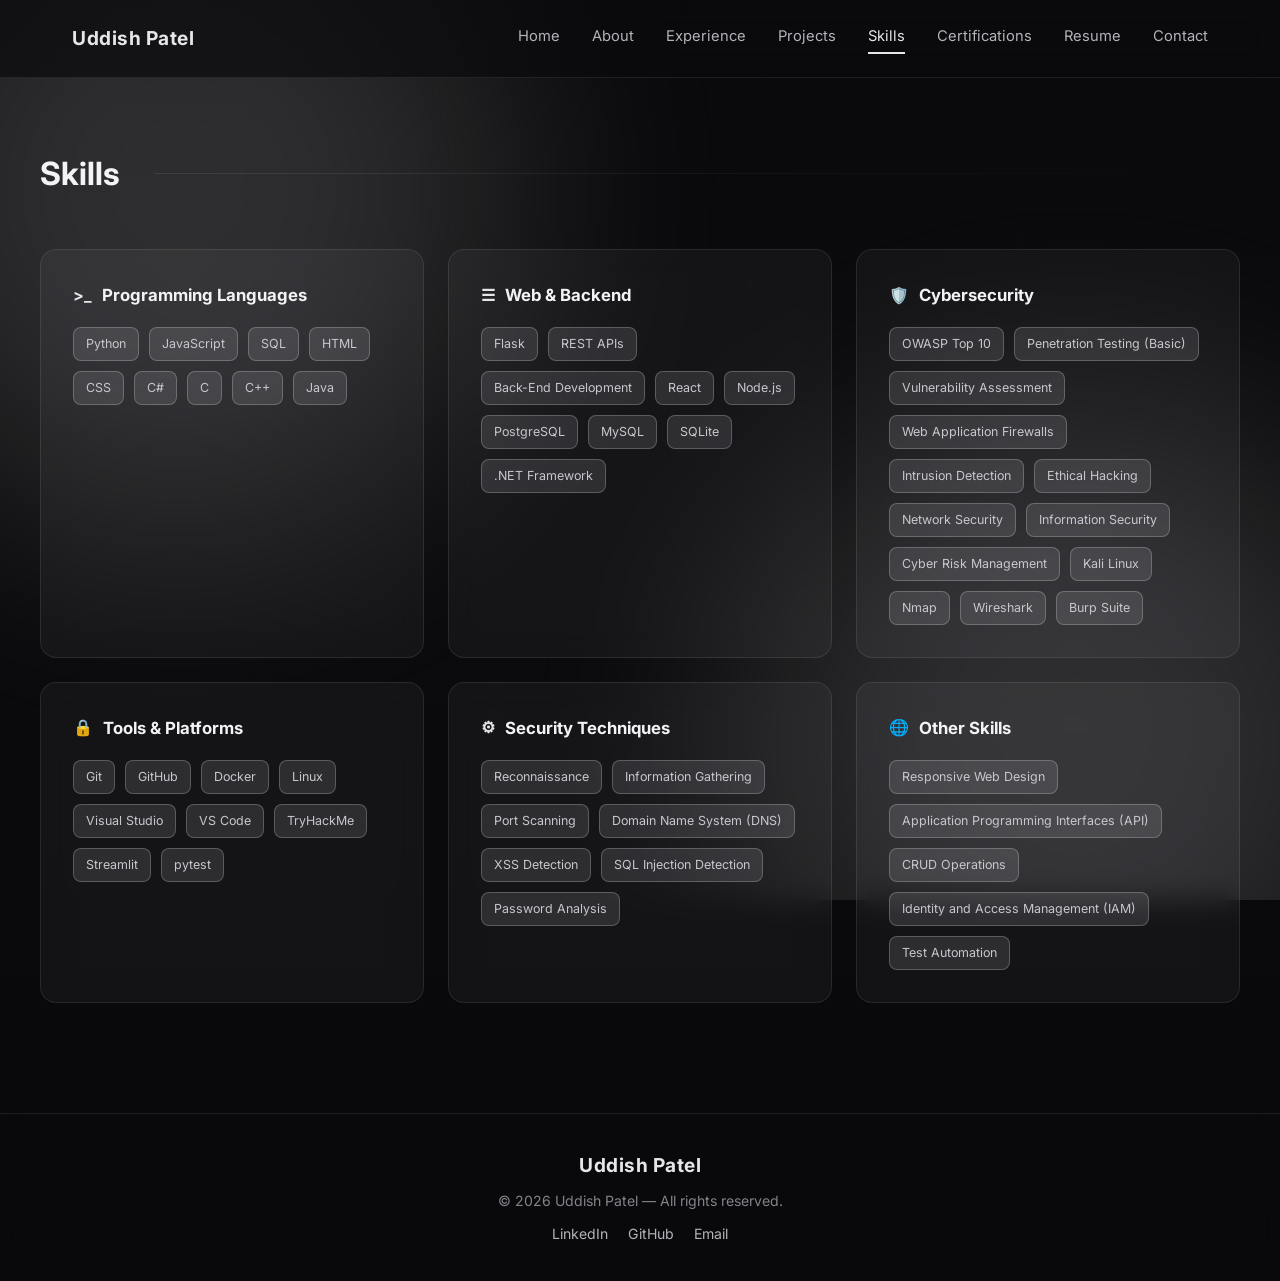
<file: skills.html>
<!DOCTYPE html>
<html lang="en">
<head>
<meta charset="UTF-8">
<meta name="viewport" content="width=device-width, initial-scale=1.0">
<title>Uddish Patel | Software Engineer Portfolio</title>
<meta name="description" content="Skills: Python, JavaScript, C, C++, Java, Flask, React, Node.js, PostgreSQL, MySQL, OWASP Top 10, Kali Linux, Nmap, Wireshark, Burp Suite, Git.">
<link rel="canonical" href="https://uddishpatel.in/skills.html">
<link rel="preconnect" href="https://fonts.googleapis.com">
<link rel="preconnect" href="https://fonts.gstatic.com" crossorigin>
<link href="https://fonts.googleapis.com/css2?family=Inter:wght@400;500;600;700;800&display=swap" rel="stylesheet">
<link rel="stylesheet" href="style.css">
</head>
<body data-page="skills">

<div class="grid-bg" aria-hidden="true"></div>
<div id="nav-root"></div>

<main class="section" id="skills">
  <div class="section-inner">
    <h2 class="section-title">Skills</h2>
    <div class="skills-grid">

      <div class="card skill-card">
        <h3><span class="feature-icon small">&gt;_</span> Programming Languages</h3>
        <div class="tag-row">
          <span class="tag">Python</span><span class="tag">JavaScript</span><span class="tag">SQL</span>
          <span class="tag">HTML</span><span class="tag">CSS</span><span class="tag">C#</span>
          <span class="tag">C</span><span class="tag">C++</span><span class="tag">Java</span>
        </div>
      </div>

      <div class="card skill-card">
        <h3><span class="feature-icon small">☰</span> Web &amp; Backend</h3>
        <div class="tag-row">
          <span class="tag">Flask</span><span class="tag">REST APIs</span>
          <span class="tag">Back-End Development</span><span class="tag">React</span>
          <span class="tag">Node.js</span><span class="tag">PostgreSQL</span>
          <span class="tag">MySQL</span><span class="tag">SQLite</span><span class="tag">.NET Framework</span>
        </div>
      </div>

      <div class="card skill-card">
        <h3><span class="feature-icon small">🛡️</span> Cybersecurity</h3>
        <div class="tag-row">
          <span class="tag">OWASP Top 10</span><span class="tag">Penetration Testing (Basic)</span>
          <span class="tag">Vulnerability Assessment</span><span class="tag">Web Application Firewalls</span>
          <span class="tag">Intrusion Detection</span><span class="tag">Ethical Hacking</span>
          <span class="tag">Network Security</span><span class="tag">Information Security</span>
          <span class="tag">Cyber Risk Management</span><span class="tag">Kali Linux</span>
          <span class="tag">Nmap</span><span class="tag">Wireshark</span><span class="tag">Burp Suite</span>
        </div>
      </div>

      <div class="card skill-card">
        <h3><span class="feature-icon small">🔒</span> Tools &amp; Platforms</h3>
        <div class="tag-row">
          <span class="tag">Git</span><span class="tag">GitHub</span><span class="tag">Docker</span><span class="tag">Linux</span>
          <span class="tag">Visual Studio</span><span class="tag">VS Code</span><span class="tag">TryHackMe</span>
          <span class="tag">Streamlit</span><span class="tag">pytest</span>
        </div>
      </div>

      <div class="card skill-card">
        <h3><span class="feature-icon small">⚙</span> Security Techniques</h3>
        <div class="tag-row">
          <span class="tag">Reconnaissance</span><span class="tag">Information Gathering</span>
          <span class="tag">Port Scanning</span><span class="tag">Domain Name System (DNS)</span>
          <span class="tag">XSS Detection</span><span class="tag">SQL Injection Detection</span>
          <span class="tag">Password Analysis</span>
        </div>
      </div>

      <div class="card skill-card">
        <h3><span class="feature-icon small">🌐</span> Other Skills</h3>
        <div class="tag-row">
          <span class="tag">Responsive Web Design</span><span class="tag">Application Programming Interfaces (API)</span>
          <span class="tag">CRUD Operations</span><span class="tag">Identity and Access Management (IAM)</span>
          <span class="tag">Test Automation</span>
        </div>
      </div>

    </div>
  </div>
</main>

<div id="footer-root"></div>

<script src="partials.js"></script>
<script src="script.js"></script>
<script src="interactions.js"></script>
</body>
</html>
</file>
<file: style.css>
:root{
  /* Monochrome theme: single neutral charcoal shade, no color accent */
  --bg: #0b0b0d;
  --bg-elevated: #131316;
  --card: rgba(255, 255, 255, 0.045);
  --card-solid: #17171a;
  --popover: #17171a;
  --border: rgba(255, 255, 255, 0.09);
  --border-hover: rgba(255, 255, 255, 0.22);
  --input: rgba(255, 255, 255, 0.05);
  --muted: rgba(255, 255, 255, 0.05);
  --secondary: rgba(255, 255, 255, 0.07);
  --green: #e6e6ea;
  --green-dim: #9a9aa3;
  --green-light: #c7c7ce;
  --violet: #e6e6ea;
  --gradient: var(--green);
  --page-gradient: linear-gradient(180deg, #0a0a0c 0%, #0b0b0d 45%, #08080a 100%);
  --text: #f3f3f5;
  --text-dim: #b3b3ba;
  --text-faint: #83838c;
  --mono: "Inter", ui-monospace, SFMono-Regular, Menlo, Monaco, Consolas, "Liberation Mono", monospace;
  --sans: "Inter", ui-sans-serif, system-ui, sans-serif;
  --radius: 1rem;
  --nav-height: 78px;
  --ease: cubic-bezier(.16,1,.3,1);
}

*{box-sizing:border-box;margin:0;padding:0;}
html{scroll-behavior:smooth;background:var(--page-gradient);min-height:100%;}
body{
  color:var(--text);
  font-family:var(--sans);
  line-height:1.6;
  overflow-x:hidden;
  padding-top:var(--nav-height);
}

::selection{background:var(--green);color:#fff;}

.accent{color:var(--green);}
.gradient-text{
  background:var(--gradient);
  -webkit-background-clip:text;background-clip:text;color:transparent;
}

/* Subtle static background: soft color washes + faint glow, no motion */
.grid-bg{
  position:fixed;inset:0;z-index:-1;overflow:hidden;
}
.grid-bg::before,
.grid-bg::after{
  content:'';position:absolute;width:52vmax;height:52vmax;border-radius:50%;
  filter:blur(120px);opacity:.16;
}
.grid-bg::before{background:var(--green);top:-16%;left:-12%;}
.grid-bg::after{background:var(--violet);bottom:-20%;right:-10%;}
@media (prefers-reduced-motion: reduce){
  html{scroll-behavior:auto;}
}

/* NAV */
.navbar{
  position:fixed;top:0;left:0;right:0;z-index:100;height:var(--nav-height);
  background:color-mix(in oklab, var(--bg) 70%, transparent);
  backdrop-filter:blur(16px) saturate(160%);
  -webkit-backdrop-filter:blur(16px) saturate(160%);
  border-bottom:1px solid var(--border);
  display:flex;align-items:center;
}
.nav-inner{
  width:100%;max-width:1200px;margin:0 auto;padding:0 32px;
  display:flex;align-items:center;justify-content:space-between;
}
.logo{
  font-family:var(--mono);font-weight:700;font-size:1.2rem;
  color:var(--green);text-decoration:none;letter-spacing:0.5px;
}
.nav-links{display:flex;gap:32px;align-items:center;}
.nav-link{
  color:var(--text-dim);text-decoration:none;font-size:0.92rem;
  font-family:var(--mono);position:relative;padding-bottom:4px;
  transition:color .2s;
}
.nav-link:hover, .nav-link.active{color:var(--green);}
.nav-link.active::after{
  content:'';position:absolute;left:0;bottom:-2px;height:2px;background:var(--gradient);
  width:100%;animation:underlineGrow .4s var(--ease);
}
@keyframes underlineGrow{
  from{width:0;}
  to{width:100%;}
}
.nav-toggle{display:none;flex-direction:column;gap:5px;background:none;border:none;cursor:pointer;padding:6px;}
.nav-toggle span{width:22px;height:2px;background:var(--text);border-radius:2px;}

/* SECTIONS */
.section{padding:70px 32px 110px;position:relative;min-height:calc(100vh - 300px);}
.section-inner{max-width:1200px;margin:0 auto;}
.section-title{
  font-family:var(--mono);font-size:2rem;font-weight:700;
  display:flex;align-items:center;gap:14px;margin-bottom:50px;
  position:relative;
}
.section-title::after{
  content:'';flex:1;height:1px;
  background:linear-gradient(90deg, var(--border), transparent);
  margin-left:20px;
}
.section-title.sub-title{margin-top:70px;}
.slash{color:var(--green);font-weight:400;}
.section-lead{color:var(--text-dim);max-width:640px;margin:-30px 0 40px;font-size:1rem;}

/* SCROLL REVEAL — one distinct 3D entrance style per section */
.reveal{opacity:0;transform:translateY(28px);transition:opacity .7s var(--ease), transform .7s var(--ease);}
.reveal.in-view{opacity:1;transform:translateY(0);}
.reveal-left{opacity:0;transform:translateX(-40px);transition:opacity .8s var(--ease), transform .8s var(--ease);}
.reveal-left.in-view{opacity:1;transform:translateX(0);}
.reveal-right{opacity:0;transform:translateX(40px);transition:opacity .8s var(--ease), transform .8s var(--ease);}
.reveal-right.in-view{opacity:1;transform:translateX(0);}

/* About: cards flip in around the Y axis, like a card being turned face-up */
.flip-in-y{opacity:0;transform:perspective(1200px) rotateY(-78deg);transition:opacity .7s var(--ease), transform .7s var(--ease);}
.flip-in-y.in-view{opacity:1;transform:perspective(1200px) rotateY(0deg);}

/* Projects: cards tilt up into place, like being laid flat on a table */
.flip-in-x{opacity:0;transform:perspective(1200px) rotateX(58deg) translateY(24px);transition:opacity .7s var(--ease), transform .7s var(--ease);}
.flip-in-x.in-view{opacity:1;transform:perspective(1200px) rotateX(0deg) translateY(0);}

/* Skills: cards spin+scale in */
.spin-in{opacity:0;transform:rotate(-14deg) scale(.75);transition:opacity .6s var(--ease), transform .6s var(--ease);}
.spin-in.in-view{opacity:1;transform:rotate(0) scale(1);}

/* Experience/Education: cards skew in, like sliding off a stack */
.skew-in{opacity:0;transform:skewY(6deg) translateY(36px);transition:opacity .7s var(--ease), transform .7s var(--ease);}
.skew-in.in-view{opacity:1;transform:skewY(0) translateY(0);}

/* Certifications: cards pop in with a slight rotation */
.pop-in{opacity:0;transform:rotate(-6deg) scale(.85);transition:opacity .55s var(--ease), transform .55s var(--ease);}
.pop-in.in-view{opacity:1;transform:rotate(0) scale(1);}

/* Contact: cards swing in from a top-left hinge, like a door opening */
.swing-in{opacity:0;transform-origin:top left;transform:rotate(-22deg);transition:opacity .6s var(--ease), transform .6s var(--ease);}
.swing-in.in-view{opacity:1;transform:rotate(0);}

/* Resume: cards fade up with a light tilt */
.fade-rotate-in{opacity:0;transform:translateY(24px) rotate(3deg);transition:opacity .6s var(--ease), transform .6s var(--ease);}
.fade-rotate-in.in-view{opacity:1;transform:translateY(0) rotate(0);}

.reveal-delay-1{transition-delay:.08s;}
.reveal-delay-2{transition-delay:.16s;}
.reveal-delay-3{transition-delay:.24s;}
.reveal-delay-4{transition-delay:.32s;}
.reveal-delay-5{transition-delay:.4s;}
@media (prefers-reduced-motion: reduce){
  .reveal, .reveal-left, .reveal-right, .flip-in-y, .flip-in-x, .spin-in, .skew-in, .pop-in, .swing-in, .fade-rotate-in{
    opacity:1;transform:none;transition:none;
  }
}

/* Icon glow pulse, matching Olynto's accent glow accents */
@keyframes pulseGlow{
  0%, 100%{box-shadow:0 0 0 0 color-mix(in oklab, var(--green) 45%, transparent);}
  50%{box-shadow:0 0 0 8px color-mix(in oklab, var(--green) 0%, transparent);}
}
.dot{animation:pulseGlow 2.4s ease-in-out infinite;}
@media (prefers-reduced-motion: reduce){
  .dot{animation:none;}
}

/* HERO */
.hero{
  min-height:calc(94vh - var(--nav-height));display:flex;align-items:center;justify-content:center;text-align:center;
  position:relative;
}
.hero-inner{max-width:820px;}
.badge{
  display:inline-flex;align-items:center;gap:8px;
  font-family:var(--mono);font-size:0.85rem;color:var(--green);
  border:1px solid var(--border-hover);border-radius:999px;
  padding:8px 20px;margin-bottom:28px;
  background:color-mix(in oklab, var(--green) 6%, transparent);
  backdrop-filter:blur(8px);
}
.dot{width:7px;height:7px;border-radius:50%;background:var(--green);}
.hero-name{
  font-size:clamp(2.8rem, 8vw, 5.2rem);font-weight:800;letter-spacing:-2px;
  margin-bottom:22px;line-height:1.05;
}
.hero-tagline{
  font-family:var(--mono);font-size:clamp(1.1rem, 2.6vw, 1.6rem);
  color:var(--green);min-height:1.8em;margin-bottom:14px;
}
.cursor{
  color:var(--green);animation:blink 1s step-end infinite;
}
@keyframes blink{50%{opacity:0;}}
.hero-location{color:var(--text-dim);font-family:var(--mono);font-size:0.95rem;margin-bottom:38px;}
.hero-actions{display:flex;gap:16px;justify-content:center;flex-wrap:wrap;margin-bottom:40px;}
.hero-socials{display:flex;gap:16px;justify-content:center;margin-top:44px;}
.social-icon{
  width:44px;height:44px;border-radius:50%;display:flex;align-items:center;justify-content:center;
  border:1px solid var(--border);background:var(--card);backdrop-filter:blur(10px);
  color:var(--text-dim);text-decoration:none;font-size:1.1rem;
  transition:transform .2s var(--ease), color .2s, border-color .2s, box-shadow .2s;
}
.social-icon:hover{
  color:var(--green);border-color:var(--green-dim);transform:translateY(-3px);
  box-shadow:0 6px 18px color-mix(in oklab, var(--green) 16%, transparent);
}
.hero-pills{display:flex;gap:14px;justify-content:center;flex-wrap:wrap;margin-bottom:6px;}
.pill{
  display:flex;flex-direction:column;align-items:center;gap:8px;
  font-family:var(--mono);font-size:0.82rem;color:var(--text-dim);
  min-width:100px;
}
.pill-icon{font-size:1.3rem;color:var(--green);}

/* BUTTONS */
.btn{
  font-family:var(--mono);font-size:0.95rem;font-weight:600;
  padding:14px 28px;border-radius:10px;text-decoration:none;border:none;cursor:pointer;
  display:inline-flex;align-items:center;gap:8px;position:relative;overflow:hidden;
  transition:transform .2s var(--ease), box-shadow .2s var(--ease), border-color .2s;
  isolation:isolate;
  -webkit-tap-highlight-color:transparent;
}
.btn:hover{transform:translateY(-2px);}
.btn-primary{
  background:var(--gradient);color:#fff;
  box-shadow:0 0 0 transparent;
}
.btn-primary:hover{box-shadow:0 8px 24px color-mix(in oklab, var(--green) 20%, transparent);}
.btn-secondary{
  background:var(--card);color:var(--text);border:1px solid var(--border-hover);
  backdrop-filter:blur(10px);
}
.btn-secondary:hover{border-color:var(--green);}
.btn.full{width:100%;justify-content:center;}
.btn-sm{padding:9px 16px;font-size:.82rem;border-radius:8px;}
.btn-disabled{opacity:.35;pointer-events:none;}

/* GLASS CARD (base for feature/project/experience/cert/edu/resume cards) */
.card, .glass{
  position:relative;isolation:isolate;
  background:var(--card);border:1px solid var(--border);border-radius:var(--radius);
  padding:32px;transition:border-color .3s var(--ease), transform .3s var(--ease), box-shadow .3s var(--ease);
  backdrop-filter:blur(14px) saturate(140%);
  -webkit-backdrop-filter:blur(14px) saturate(140%);
}
.card:hover{
  border-color:var(--border-hover);
  transform:translateY(-4px);
  box-shadow:0 20px 44px -18px rgba(0,0,0,.6), 0 0 0 1px color-mix(in oklab, var(--green) 22%, transparent);
}

@keyframes iconBounce{
  0%, 100%{transform:translateY(0) scale(1);}
  40%{transform:translateY(-5px) scale(1.08);}
}

/* Distinct hover motion per section, instead of one identical effect everywhere */

/* About feature cards: icon bounce + rotate */
.feature-card:hover .feature-icon{animation:iconBounce .6s var(--ease);transform:rotate(-6deg);}

/* Skills cards: icon spin-in */
@keyframes iconSpin{
  from{transform:rotate(-25deg) scale(.85);}
  to{transform:rotate(0) scale(1);}
}
.skill-card:hover h3 .feature-icon{animation:iconSpin .4s var(--ease);}

/* Project cards: accent top-bar grows in from the left */
.project-card{overflow:hidden;}
.project-card::after{
  content:'';position:absolute;top:0;left:0;height:3px;width:0;background:var(--gradient);
  transition:width .4s var(--ease);
}
.project-card:hover::after{width:100%;}

/* Certification cards already zoom their thumbnail on hover (see .cert-thumb rules below) */

/* Experience timeline + Education cards: left accent bar slides in */
.timeline .card, .edu-card{position:relative;}
.timeline .card::before, .edu-card::before{
  content:'';position:absolute;top:12px;bottom:12px;left:0;width:3px;border-radius:3px;
  background:var(--gradient);transform:scaleY(0);transform-origin:top;
  transition:transform .4s var(--ease);
}
.timeline .card:hover::before, .edu-card:hover::before{transform:scaleY(1);}

/* Contact cards: icon pulse */
@keyframes iconPulse{
  0%, 100%{transform:scale(1);}
  50%{transform:scale(1.15);}
}
.contact-card:hover .contact-card-icon{animation:iconPulse .5s var(--ease);}
.card-head{display:flex;justify-content:space-between;align-items:flex-start;gap:20px;margin-bottom:18px;flex-wrap:wrap;}
.card-head h3{font-size:1.3rem;margin-bottom:4px;}
.card-sub{color:var(--green-light);font-family:var(--mono);font-size:0.92rem;margin-bottom:4px;}
.card-meta{color:var(--text-faint);font-family:var(--mono);font-size:0.85rem;}
.card-date{color:var(--text-faint);font-family:var(--mono);font-size:0.85rem;white-space:nowrap;}
.card-tags-right{display:flex;flex-direction:column;align-items:flex-end;gap:8px;}
.tag-pill{
  font-family:var(--mono);font-size:0.75rem;background:color-mix(in oklab, var(--green) 14%, transparent);
  color:var(--green-light);border:1px solid var(--border-hover);border-radius:999px;
  padding:4px 12px;white-space:nowrap;
}
.tag-pill.muted{color:var(--text-dim);border-color:var(--border);background:transparent;}
.badge-pill{
  display:inline-block;font-family:var(--mono);font-size:0.72rem;color:var(--green);
  border:1px solid var(--green-dim);border-radius:999px;padding:3px 12px;margin-bottom:10px;
}

.bullet-list{list-style:none;margin:16px 0;}
.bullet-list li{
  color:var(--text-dim);font-size:0.94rem;padding-left:18px;position:relative;margin-bottom:8px;
}
.bullet-list li::before{content:'▸';position:absolute;left:0;color:var(--green);}

.card p{color:var(--text-dim);font-size:0.95rem;margin-bottom:14px;}

.key-features{margin:18px 0;}
.kf-label{
  font-family:var(--mono);font-size:0.72rem;color:var(--text-faint);letter-spacing:1px;
  display:block;margin-bottom:12px;
}
.kf-grid{
  display:grid;grid-template-columns:1fr 1fr;gap:8px 24px;
  color:var(--text-dim);font-size:0.9rem;
}
.kf-grid div::first-letter{color:var(--green);}

.tag-row{display:flex;flex-wrap:wrap;gap:10px;margin-top:14px;}
.tag{
  font-family:var(--mono);font-size:0.78rem;color:var(--green-light);
  border:1px solid var(--border-hover);background:color-mix(in oklab, var(--green) 12%, transparent);
  border-radius:8px;padding:6px 12px;display:inline-block;
  transition:transform .2s var(--ease), background .2s, border-color .2s, box-shadow .2s;
}
.tag:hover{
  transform:translateY(-2px) scale(1.05);
  background:color-mix(in oklab, var(--green) 24%, transparent);
  border-color:var(--green-dim);
  box-shadow:0 6px 16px -6px color-mix(in oklab, var(--green) 40%, transparent);
}

/* ABOUT */
.about-grid{display:grid;grid-template-columns:1.15fr 1fr;gap:56px;align-items:start;}
.about-text p{color:var(--text-dim);margin-bottom:18px;}
.strong-line{font-weight:600;color:var(--green);}
.info-grid{display:grid;grid-template-columns:1fr 1fr;gap:14px;margin-top:30px;}
.info-box{
  background:var(--card);border:1px solid var(--border);border-radius:10px;
  padding:14px 16px;backdrop-filter:blur(10px);
}
.info-label{display:block;font-family:var(--mono);font-size:0.75rem;color:var(--text-faint);margin-bottom:4px;}
.info-value{font-weight:600;color:var(--text);}
.info-value.link{color:var(--green-light);text-decoration:none;word-break:break-all;}
.info-value.link:hover{text-decoration:underline;}

.profile-card{text-align:center;padding:40px 28px;}
.profile-avatar{
  width:132px;height:132px;border-radius:50%;margin:0 auto 20px;position:relative;
  padding:3px;background:var(--gradient);
}
.profile-avatar img,
.profile-avatar .avatar-fallback{
  width:100%;height:100%;border-radius:50%;object-fit:cover;display:block;
  background:var(--card-solid);
}
.avatar-fallback{
  display:flex;align-items:center;justify-content:center;
  font-family:var(--mono);font-weight:700;font-size:2.6rem;color:var(--text);
}
.profile-card h3{font-size:1.25rem;margin-bottom:4px;}
.profile-role{color:var(--green-light);font-family:var(--mono);font-size:.85rem;margin-bottom:22px;}
.highlight-list{list-style:none;text-align:left;display:flex;flex-direction:column;gap:12px;}
.highlight-list li{
  display:flex;align-items:center;gap:10px;color:var(--text-dim);font-size:.92rem;
}
.highlight-list li::before{content:'✓';color:var(--green);font-weight:700;}

.about-cards{display:flex;flex-direction:column;gap:18px;}
.feature-card{padding:22px 24px;}
.feature-icon{
  font-family:var(--mono);color:var(--green);font-size:1.2rem;margin-bottom:10px;display:inline-block;
  transition:transform .3s var(--ease);
}
.feature-icon.small{margin-bottom:0;margin-right:10px;font-size:1rem;}
.feature-card h3{font-size:1.05rem;margin-bottom:8px;}
.feature-card p{color:var(--text-dim);font-size:0.92rem;}

/* TIMELINE */
.timeline{position:relative;padding-left:36px;}
.timeline::before{
  content:'';position:absolute;left:9px;top:10px;bottom:10px;width:1px;
  background:linear-gradient(var(--green), var(--violet), transparent);
}
.timeline-item{position:relative;margin-bottom:32px;}
.timeline-item:last-child{margin-bottom:0;}
.timeline-dot{
  position:absolute;left:-36px;top:32px;width:20px;height:20px;border-radius:50%;
  border:2px solid var(--green);background:var(--bg);
  display:flex;align-items:center;justify-content:center;
  box-shadow:0 0 0 4px color-mix(in oklab, var(--green) 12%, transparent);
}
.timeline-dot::after{content:'';width:8px;height:8px;border-radius:50%;background:var(--green);}

/* PROJECTS */
.project-list{display:grid;grid-template-columns:repeat(auto-fit, minmax(360px, 1fr));gap:28px;align-items:start;}
.project-card{padding:0;overflow:hidden;display:flex;flex-direction:column;}
.project-card.featured{border-color:var(--green-dim);}
.project-thumb{
  height:170px;position:relative;display:flex;align-items:center;justify-content:center;
  background:
    radial-gradient(circle at 30% 20%, color-mix(in oklab, var(--green) 30%, transparent), transparent 60%),
    radial-gradient(circle at 80% 80%, color-mix(in oklab, var(--violet) 30%, transparent), transparent 60%),
    var(--bg-elevated);
  font-size:2.6rem;border-bottom:1px solid var(--border);
}
.project-thumb .thumb-glyph{filter:drop-shadow(0 0 18px color-mix(in oklab, var(--green) 50%, transparent));}
.project-card-body{padding:28px 32px;flex:1;display:flex;flex-direction:column;}
.project-links{display:flex;flex-wrap:wrap;gap:10px;margin-top:auto;padding-top:18px;}

/* SKILLS */
.skills-grid{display:grid;grid-template-columns:repeat(3, 1fr);gap:24px;}
.skill-card h3{
  display:flex;align-items:center;font-size:1.05rem;margin-bottom:18px;
}

/* CERTIFICATIONS */
.cert-grid{display:grid;grid-template-columns:repeat(2, 1fr);gap:24px;}
.cert-card{padding:0;overflow:hidden;}
.cert-preview{
  height:150px;position:relative;display:flex;flex-direction:column;justify-content:center;
  padding:20px 24px;color:#0B0F19;
}
.cert-unified{background:linear-gradient(135deg,#dfe6ee,#c7d2de);}
.cert-thm{background:linear-gradient(135deg,#e8f7ee,#8fd4a8);}
.cert-udemy{background:linear-gradient(135deg,#f5f5f5,#e2e2e2);}
.cert-skillfied{background:linear-gradient(135deg,#fdf6e3,#f0dfa8);}
.cert-brand{font-family:var(--mono);font-weight:700;font-size:0.85rem;letter-spacing:1px;opacity:0.6;}
.cert-type{font-weight:700;font-size:1.15rem;margin-top:8px;}
.cert-card h3{padding:20px 24px 0;font-size:1.1rem;}
.cert-card .card-sub{padding:0 24px;}
.cert-meta{padding:6px 24px 0;color:var(--text-dim);font-family:var(--mono);font-size:0.82rem;}
.cert-id{padding:4px 24px 22px;color:var(--text-faint);font-family:var(--mono);font-size:0.78rem;}
.cert-id.accent{color:var(--green);font-size:0.9rem;}

.edu-grid{display:grid;grid-template-columns:repeat(3, 1fr);gap:24px;}

/* RESUME */
.resume-grid{display:grid;grid-template-columns:1.1fr .9fr;gap:40px;align-items:stretch;}
.resume-card{display:flex;flex-direction:column;justify-content:center;padding:44px;}
.resume-card h3{font-size:1.5rem;margin-bottom:12px;}
.resume-card p{color:var(--text-dim);margin-bottom:26px;}
.resume-actions{display:flex;gap:14px;flex-wrap:wrap;}
.resume-preview{
  border-radius:var(--radius);overflow:hidden;position:relative;min-height:340px;
  display:flex;align-items:center;justify-content:center;flex-direction:column;gap:10px;
  color:var(--text-faint);font-family:var(--mono);font-size:.85rem;text-align:center;padding:24px;
}
.resume-preview embed{width:100%;height:100%;min-height:340px;border:none;}

/* CONTACT */
.contact-grid{display:grid;grid-template-columns:1.1fr 1fr;gap:56px;}
.contact-left p{color:var(--text-dim);margin-bottom:32px;}
.contact-item{display:flex;gap:16px;align-items:flex-start;margin-bottom:20px;}
.contact-icon{font-size:1.2rem;}
.stat-row{display:flex;gap:16px;margin-top:36px;}
.stat-box{
  flex:1;background:var(--card);border:1px solid var(--border);border-radius:12px;
  padding:20px;text-align:center;backdrop-filter:blur(10px);
}
.stat-num{display:block;font-size:1.8rem;font-weight:800;color:var(--green);font-family:var(--mono);}
.stat-label{color:var(--text-dim);font-size:0.85rem;}

.contact-right{display:flex;flex-direction:column;gap:20px;}
.contact-card{text-align:center;}
.contact-card-icon{
  width:52px;height:52px;border-radius:50%;border:1px solid var(--green-dim);
  display:flex;align-items:center;justify-content:center;margin:0 auto 16px;
  color:var(--green);font-size:1.3rem;
}
.contact-card h3{margin-bottom:10px;}
.contact-card p{color:var(--text-dim);font-size:0.92rem;margin-bottom:18px;}
.status-card{text-align:left;}
.status-line{display:flex;align-items:center;gap:10px;margin:10px 0 6px;}

/* CONTACT FORM */
.contact-form{display:flex;flex-direction:column;gap:18px;}
.form-row{display:grid;grid-template-columns:1fr 1fr;gap:18px;}
.form-field{display:flex;flex-direction:column;gap:6px;position:relative;}
.form-field label{
  font-family:var(--mono);font-size:.75rem;color:var(--text-faint);
}
.form-field input,
.form-field textarea{
  background:var(--input);border:1px solid var(--border);border-radius:10px;
  padding:13px 16px;color:var(--text);font-family:var(--sans);font-size:.95rem;
  transition:border-color .2s, box-shadow .2s;resize:vertical;
}
.form-field input:focus,
.form-field textarea:focus{
  outline:none;border-color:var(--green);
  box-shadow:0 0 0 3px color-mix(in oklab, var(--green) 18%, transparent);
}
.form-field .field-error{
  color:oklch(70% .2 25);font-size:.75rem;font-family:var(--mono);min-height:1em;
}
.form-status{
  display:none;align-items:center;gap:10px;padding:14px 18px;border-radius:10px;
  font-family:var(--mono);font-size:.88rem;
  background:color-mix(in oklab, var(--green) 12%, transparent);
  border:1px solid var(--green-dim);color:var(--green);
}
.form-status.show{display:flex;animation:statusPop .4s var(--ease);}
.form-status .check{
  width:22px;height:22px;border-radius:50%;background:var(--green);color:#fff;
  display:flex;align-items:center;justify-content:center;font-size:.75rem;flex-shrink:0;
}
@keyframes statusPop{
  from{opacity:0;transform:translateY(-6px) scale(.97);}
  to{opacity:1;transform:translateY(0) scale(1);}
}

/* FOOTER */
.footer{
  border-top:1px solid var(--border);padding:36px 32px;
  display:flex;flex-direction:column;align-items:center;gap:10px;
  color:var(--text-faint);font-size:0.88rem;text-align:center;
  background:color-mix(in oklab, var(--bg) 60%, transparent);
  backdrop-filter:blur(10px);
}
.footer-links{display:flex;gap:20px;}
.footer-links a{color:var(--text-dim);text-decoration:none;}
.footer-links a:hover{color:var(--green);}
.footer-heart{color:var(--green);}

/* RESPONSIVE */
@media (max-width: 900px){
  .nav-links{
    position:fixed;top:var(--nav-height);left:0;right:0;background:var(--bg);
    flex-direction:column;padding:20px 32px;border-bottom:1px solid var(--border);
    display:none;gap:18px;align-items:flex-start;
  }
  .nav-links.open{display:flex;}
  .nav-toggle{display:flex;}
  .about-grid, .contact-grid, .resume-grid{grid-template-columns:1fr;}
  .info-grid{grid-template-columns:1fr 1fr;}
  .skills-grid{grid-template-columns:1fr 1fr;}
  .cert-grid, .edu-grid{grid-template-columns:1fr;}
  .kf-grid{grid-template-columns:1fr;}
  .project-list{grid-template-columns:1fr;}
  .form-row{grid-template-columns:1fr;}
}
@media (max-width: 600px){
  .section{padding:80px 20px;}
  .nav-inner{padding:0 20px;}
  .skills-grid{grid-template-columns:1fr;}
  .info-grid{grid-template-columns:1fr;}
  .card{padding:24px;}
  .project-card-body{padding:22px 24px;}
  .resume-card{padding:30px;}
}

/* CERTIFICATE PREVIEW + LIGHTBOX */
.cert-card{cursor:pointer;}
.cert-thumb{
  width:100%;height:190px;object-fit:cover;object-position:top;
  display:block;background:var(--muted);
  border-bottom:1px solid var(--border);
  transition:transform .4s var(--ease);
}
.cert-thumb-wrap{position:relative;overflow:hidden;}
.cert-card:hover .cert-thumb{transform:scale(1.06);}
.cert-view-hint{
  position:absolute;bottom:10px;left:10px;
  font-family:var(--mono);font-size:0.7rem;color:var(--text);
  background:color-mix(in oklab, var(--bg) 70%, transparent);
  border:1px solid var(--border-hover);border-radius:6px;padding:4px 10px;
  backdrop-filter:blur(4px);
}
.cert-thumb-missing{
  width:100%;height:190px;display:flex;flex-direction:column;align-items:center;justify-content:center;gap:8px;
  background:var(--muted);border-bottom:1px solid var(--border);
  color:var(--text-faint);font-family:var(--mono);font-size:0.78rem;text-align:center;padding:16px;
}

.lightbox{
  position:fixed;inset:0;z-index:1000;
  background:rgba(15, 23, 42, 0.75);
  backdrop-filter:blur(6px);
  display:flex;align-items:center;justify-content:center;
  padding:32px;opacity:0;pointer-events:none;transition:opacity .2s ease;
}
.lightbox.open{opacity:1;pointer-events:auto;}
.lightbox-box{
  max-width:900px;width:100%;
  background:var(--card-solid);border:1px solid var(--border-hover);border-radius:var(--radius);
  overflow:hidden;transform:scale(.96);transition:transform .2s ease;
}
.lightbox.open .lightbox-box{transform:scale(1);}
.lightbox-img{width:100%;max-height:70vh;object-fit:contain;background:#0000;display:block;}
.lightbox-foot{
  display:flex;justify-content:space-between;align-items:center;gap:20px;
  padding:20px 24px;flex-wrap:wrap;
}
.lightbox-foot h3{margin-bottom:2px;}
.lightbox-actions{display:flex;gap:10px;}
.lightbox-close{
  background:var(--secondary);color:var(--text);border:1px solid var(--border-hover);
  font-family:var(--mono);font-size:0.85rem;padding:10px 18px;border-radius:8px;
  cursor:pointer;
}
.lightbox-close:hover{border-color:var(--green);}
</file>
